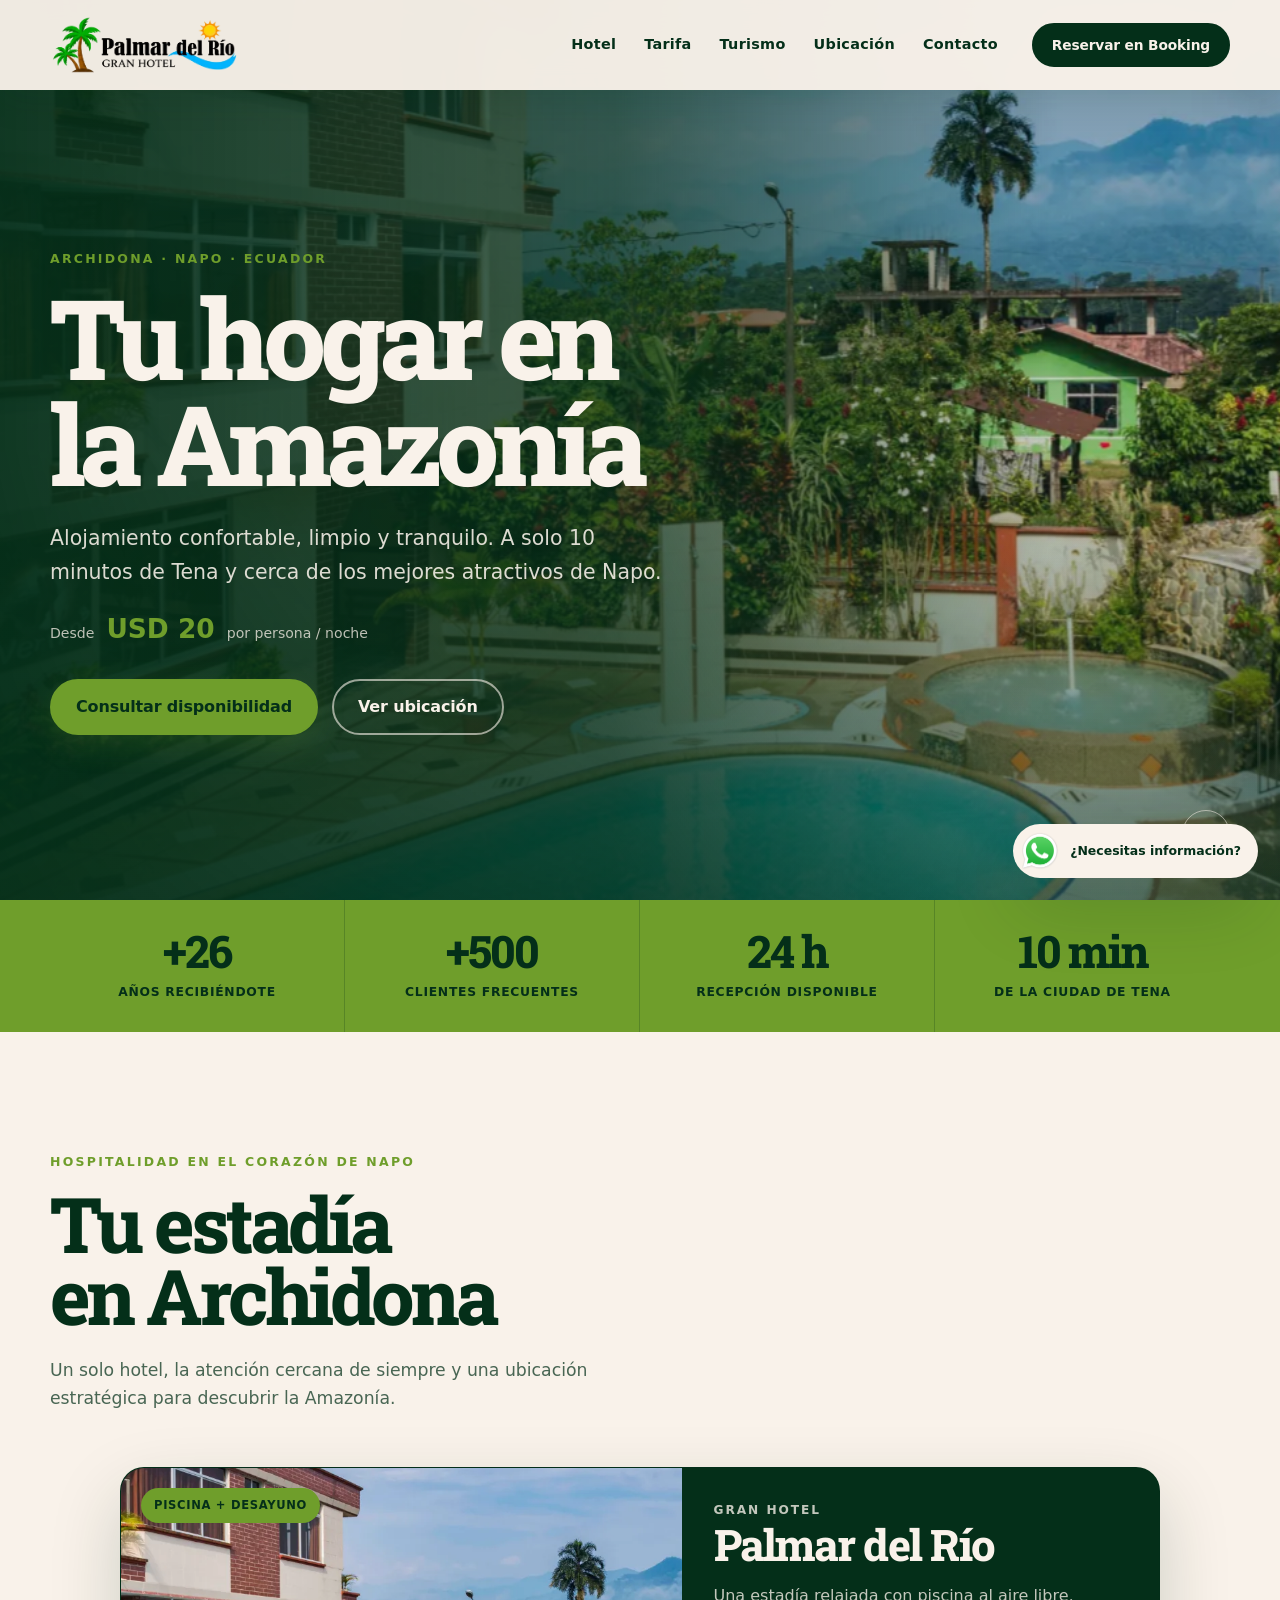
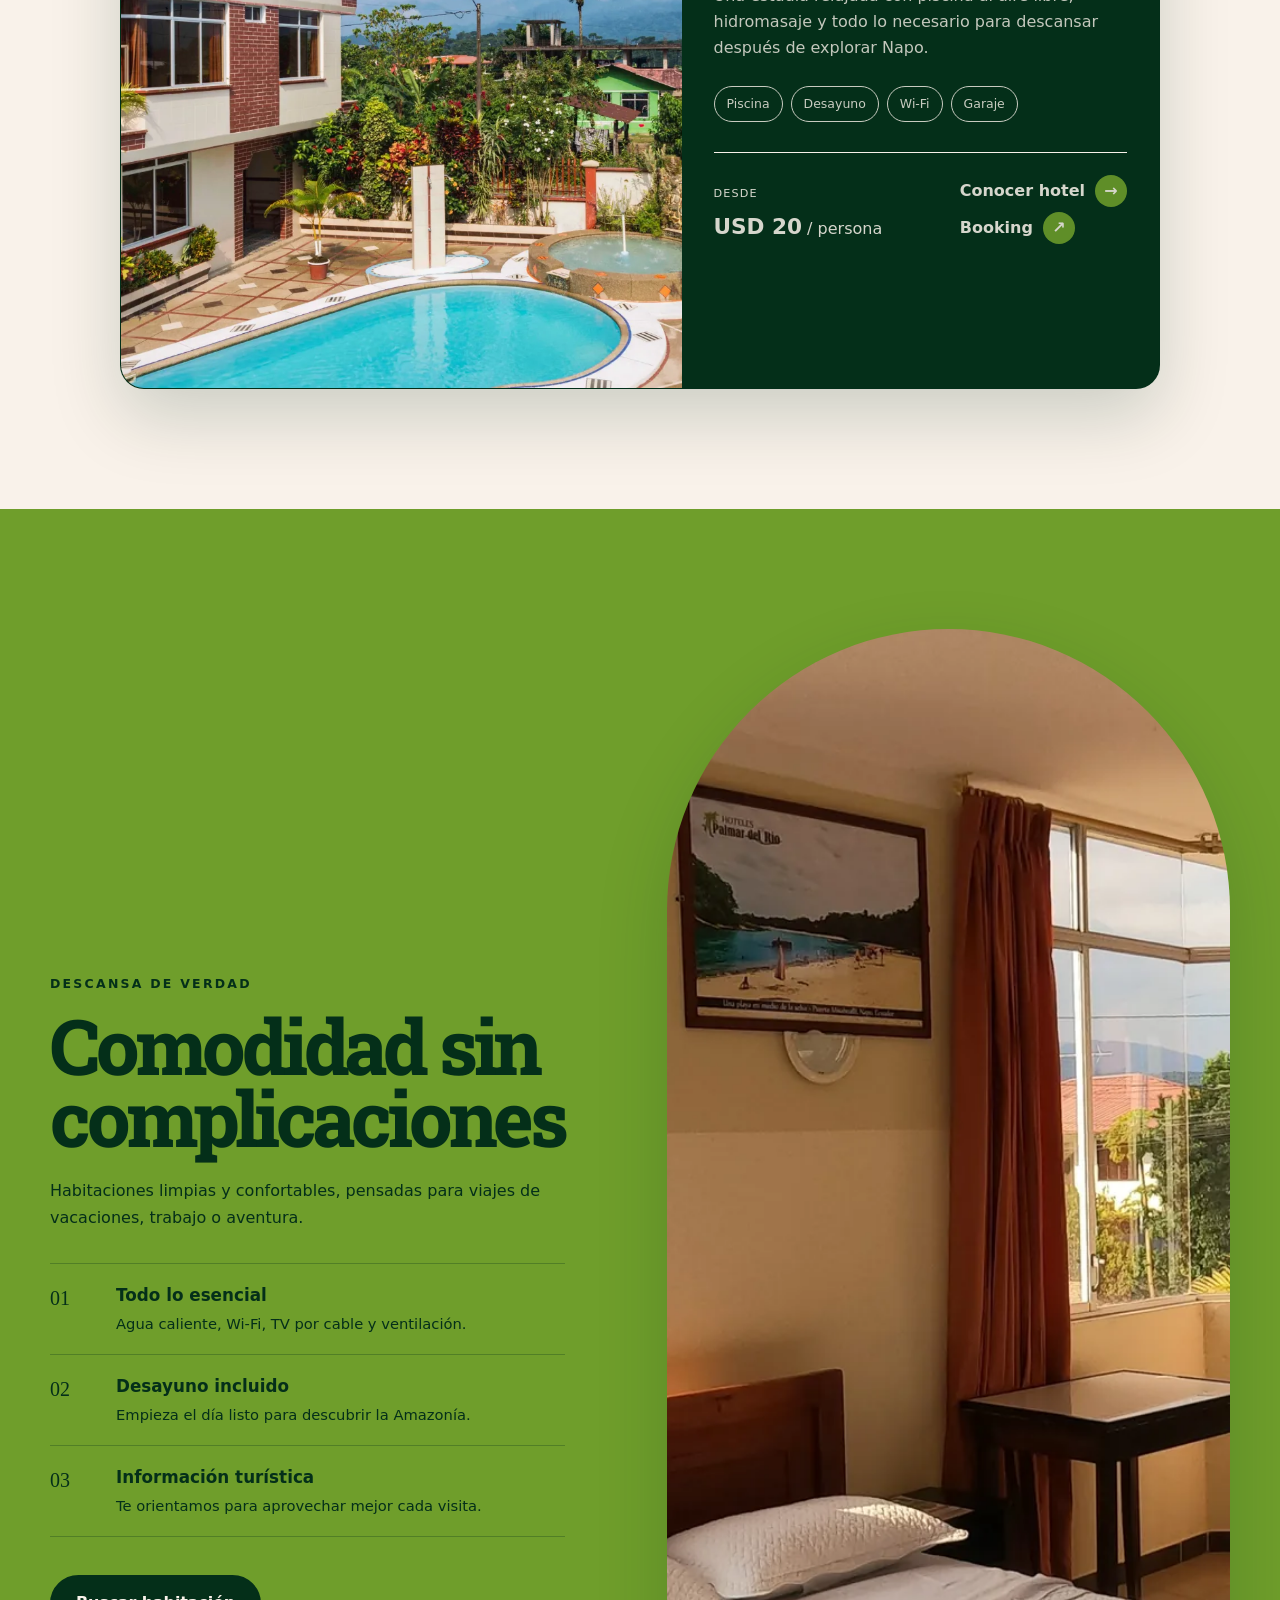
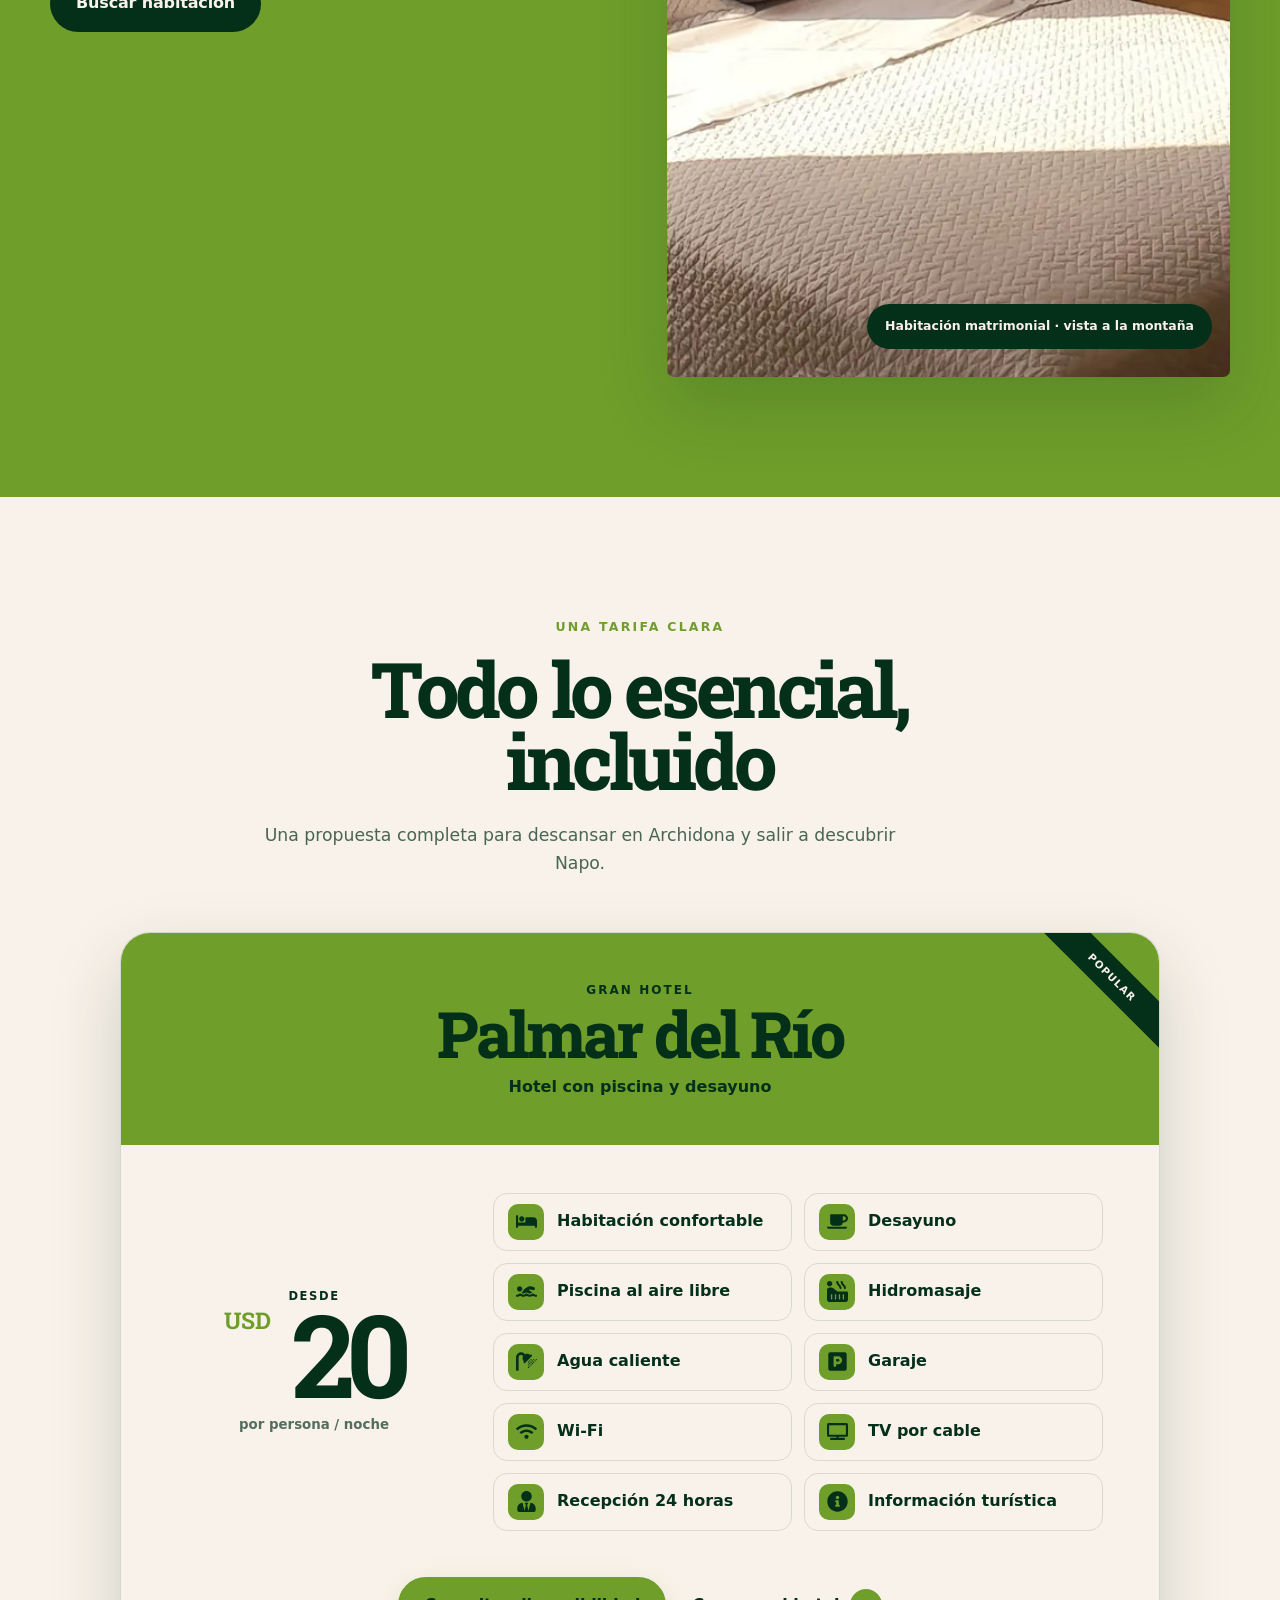
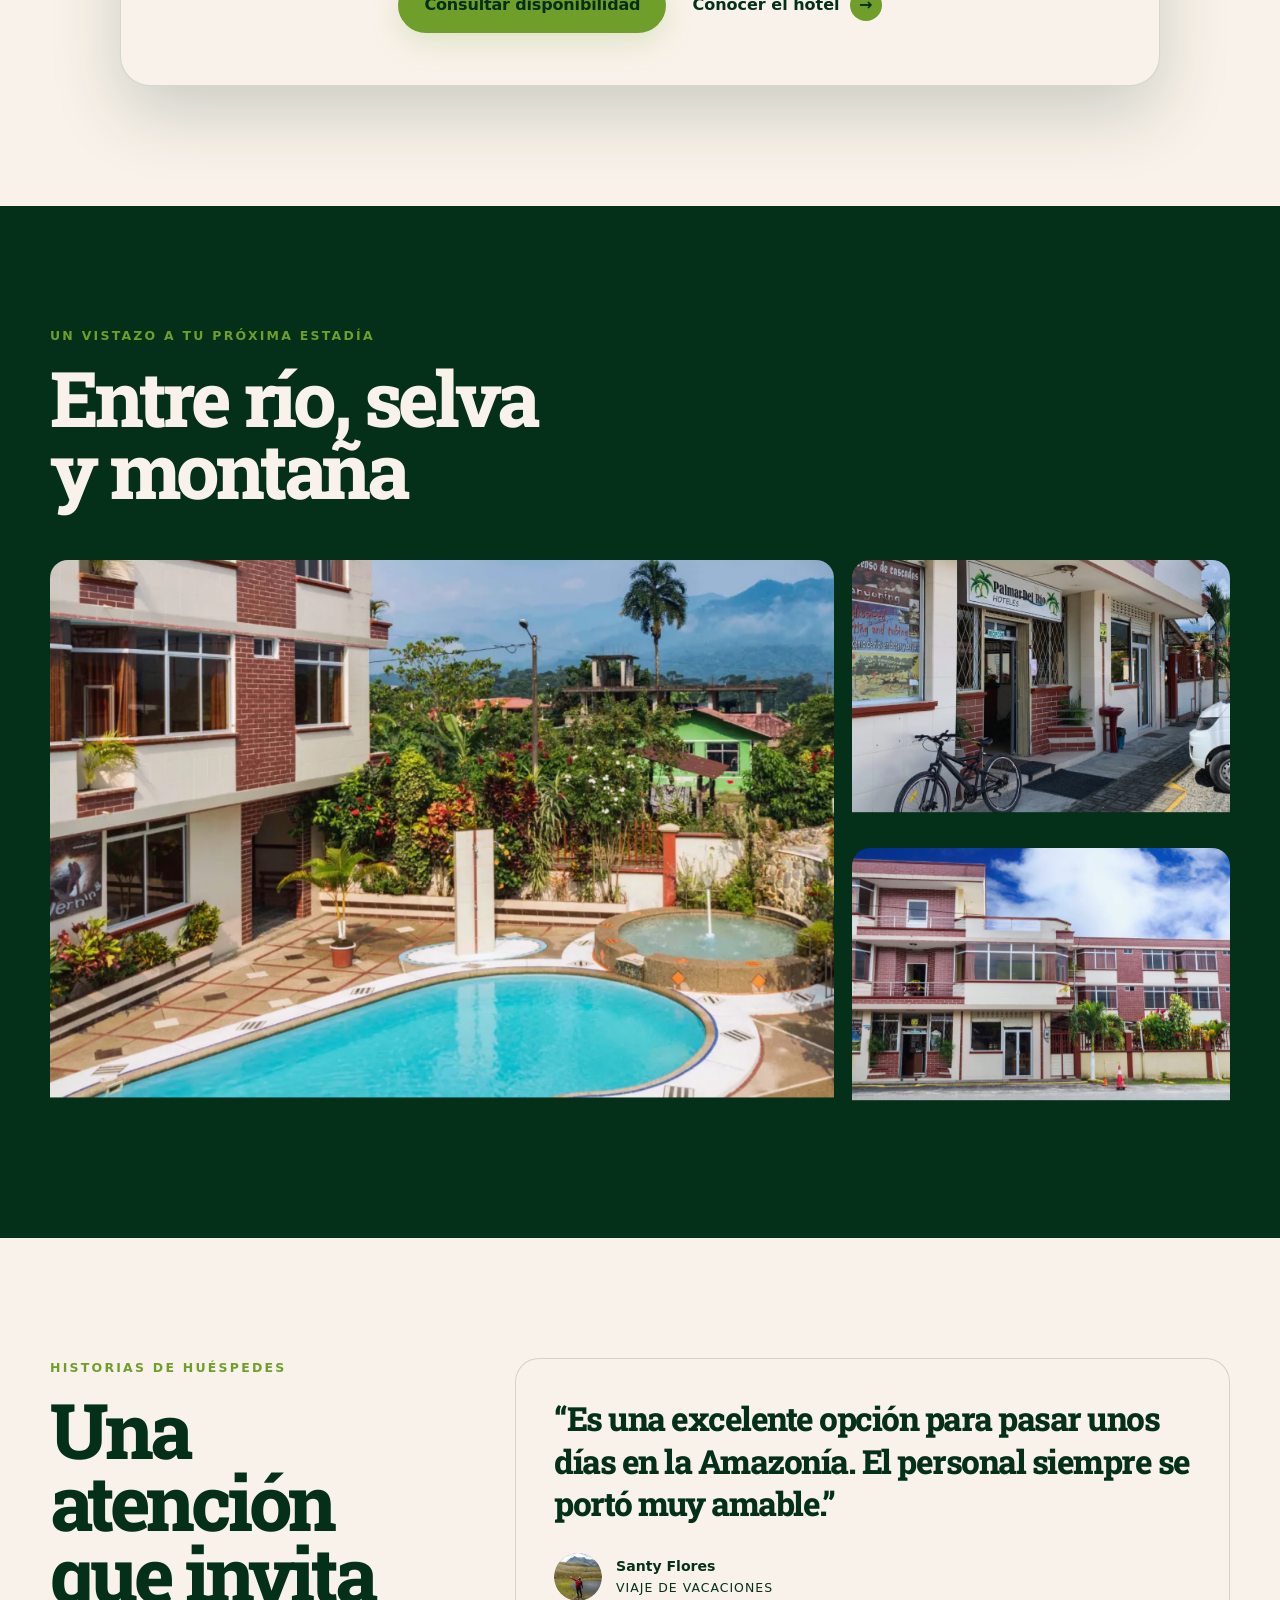
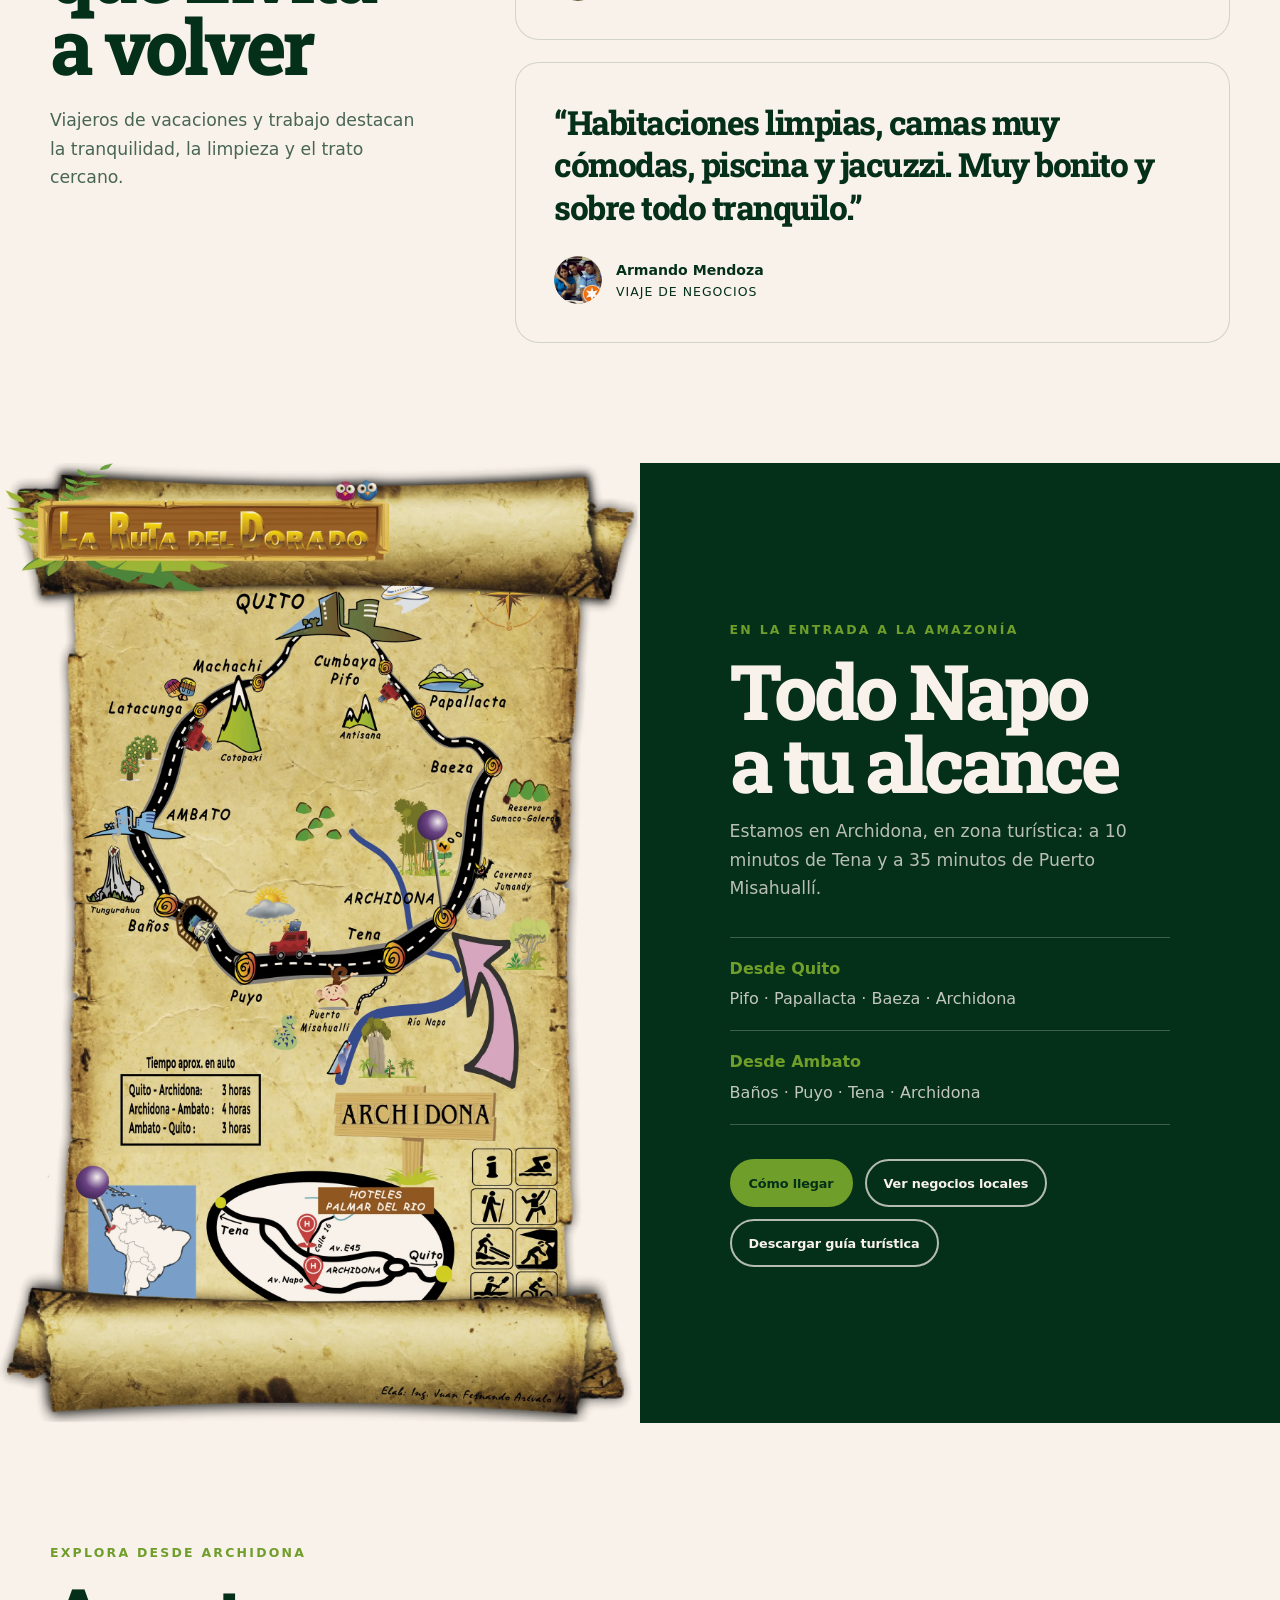
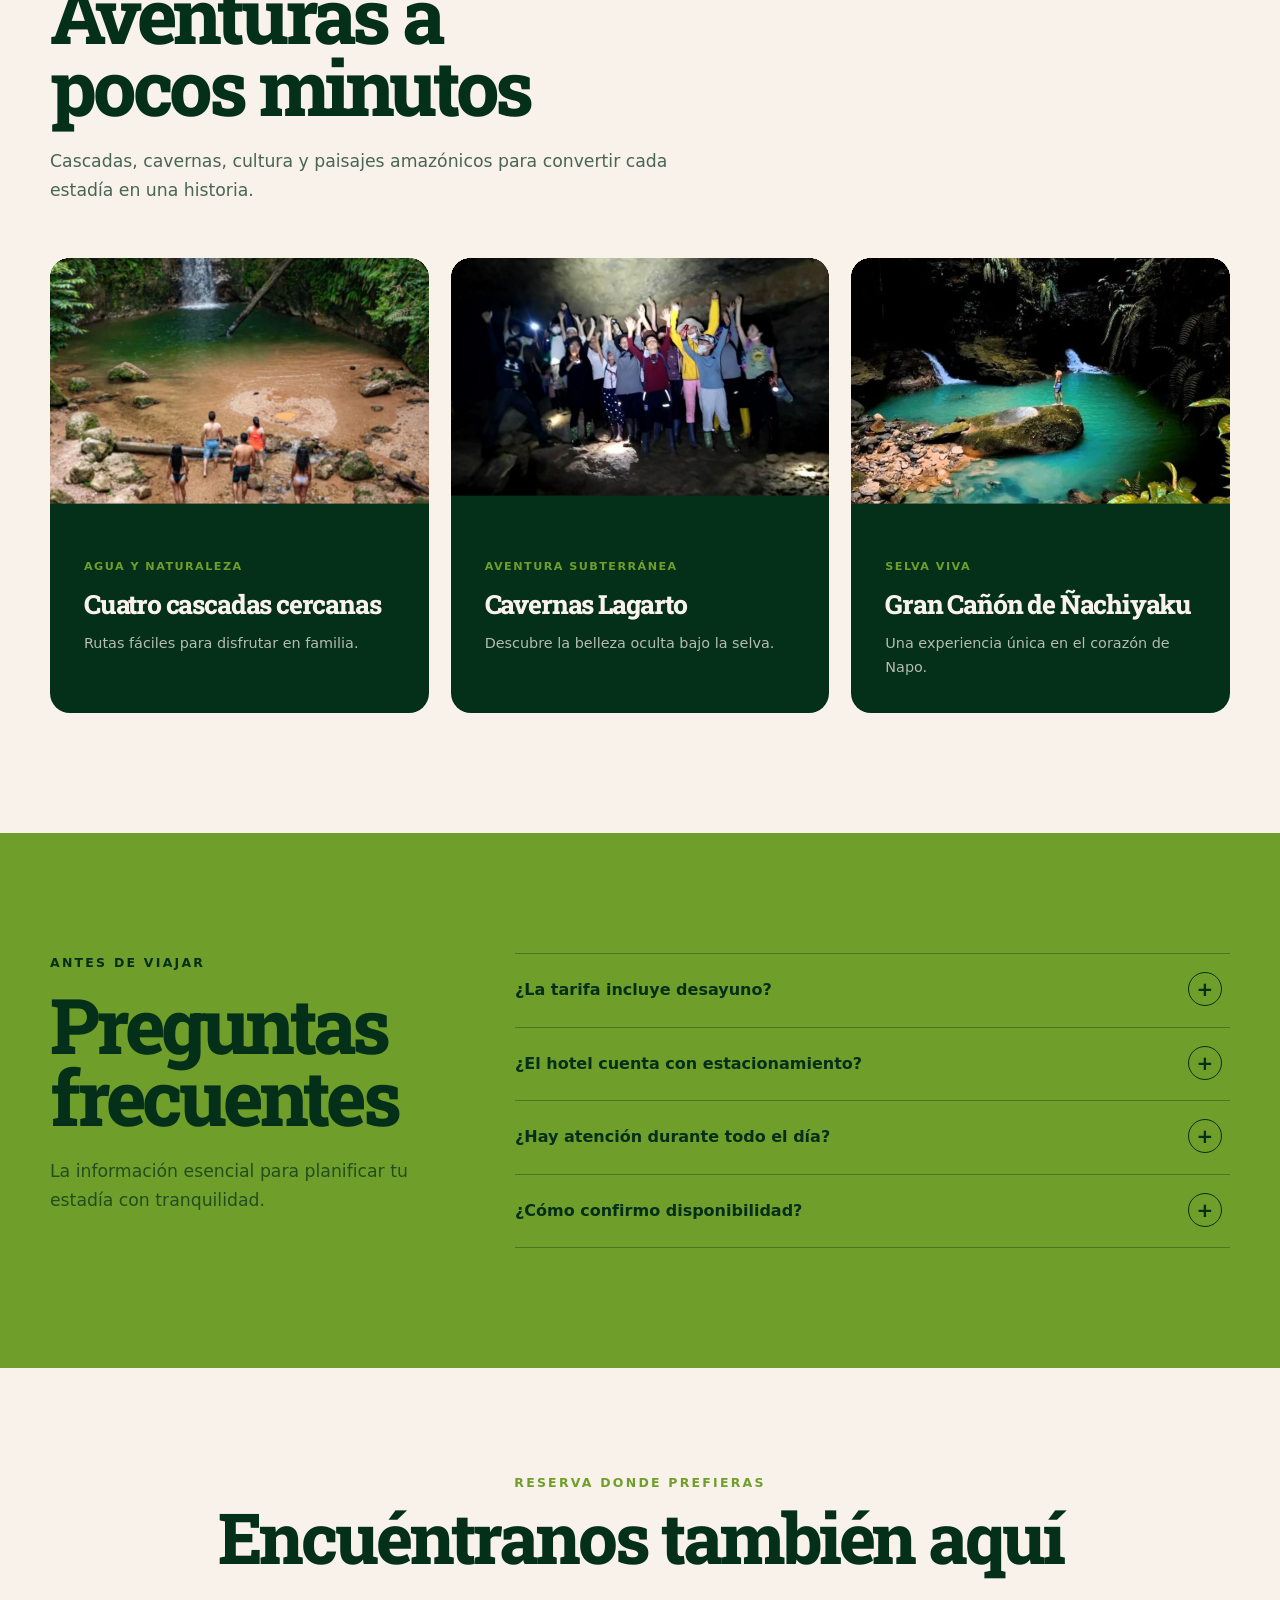
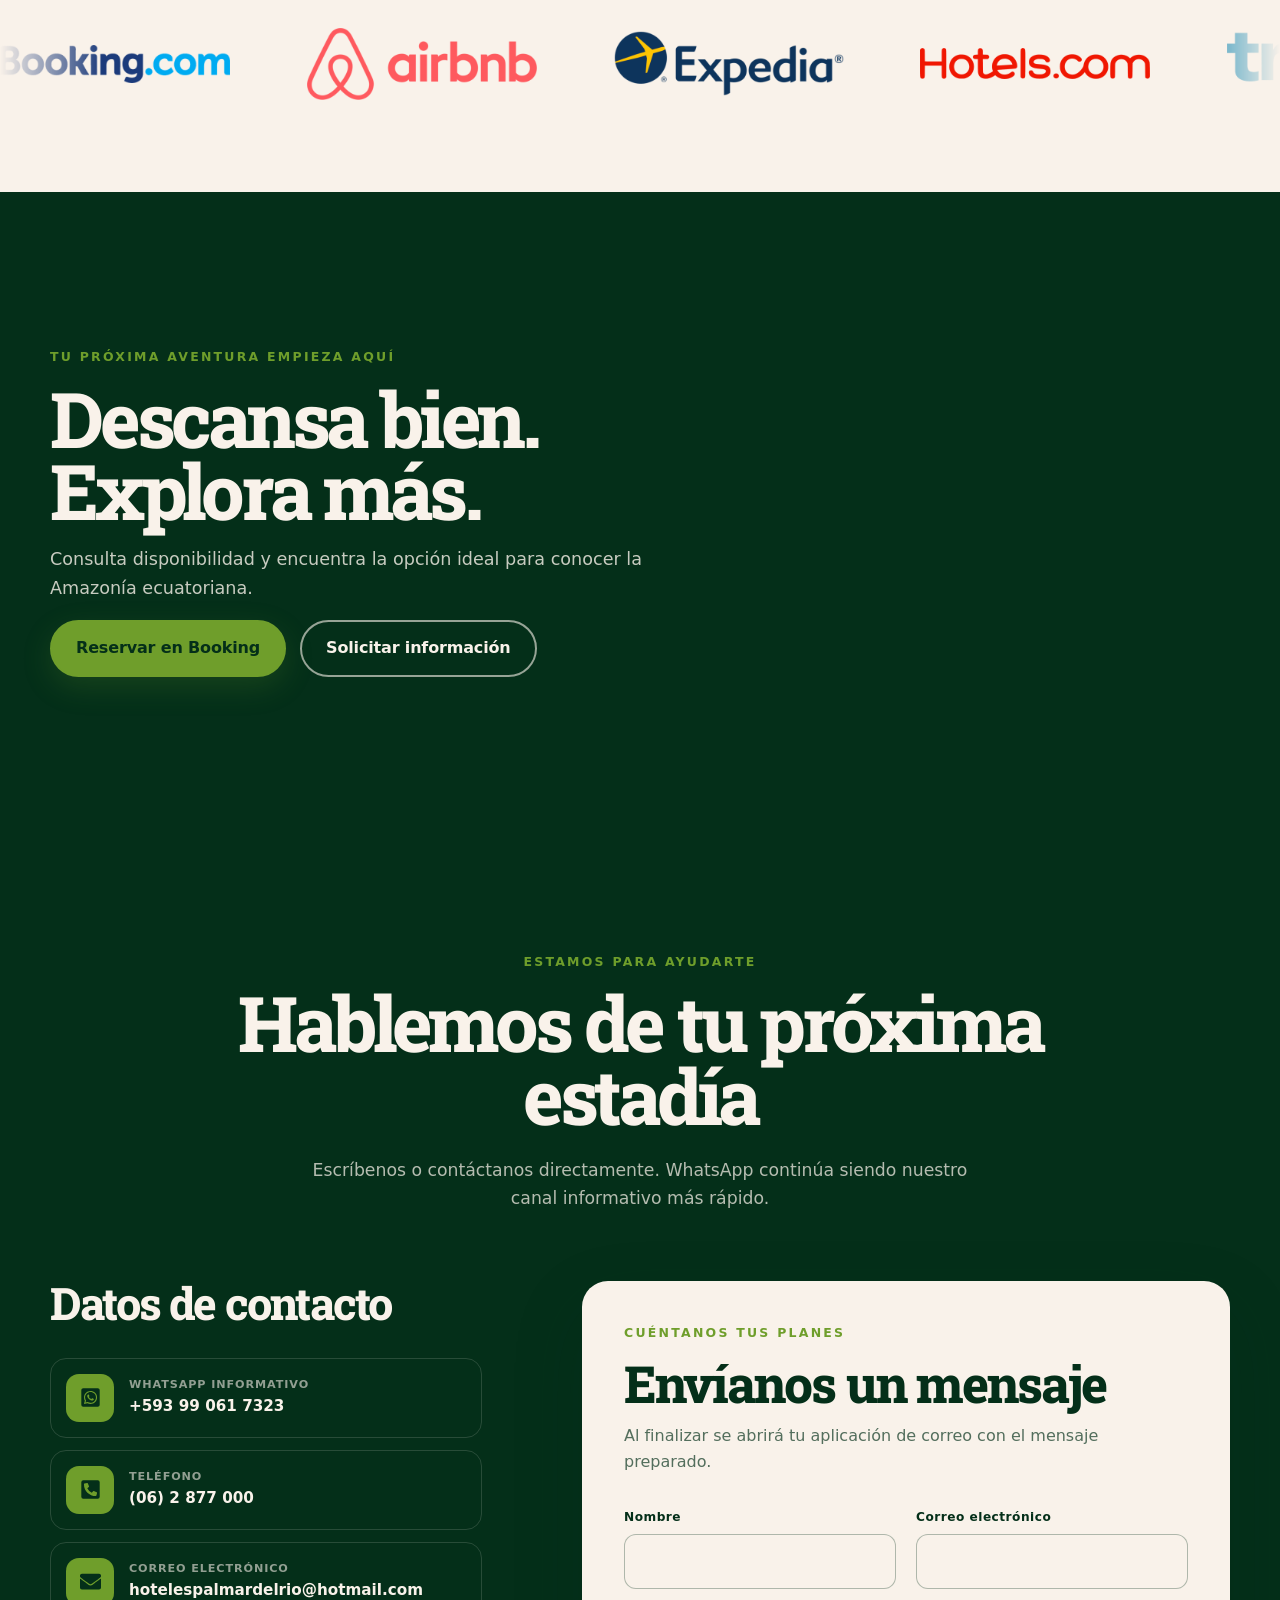
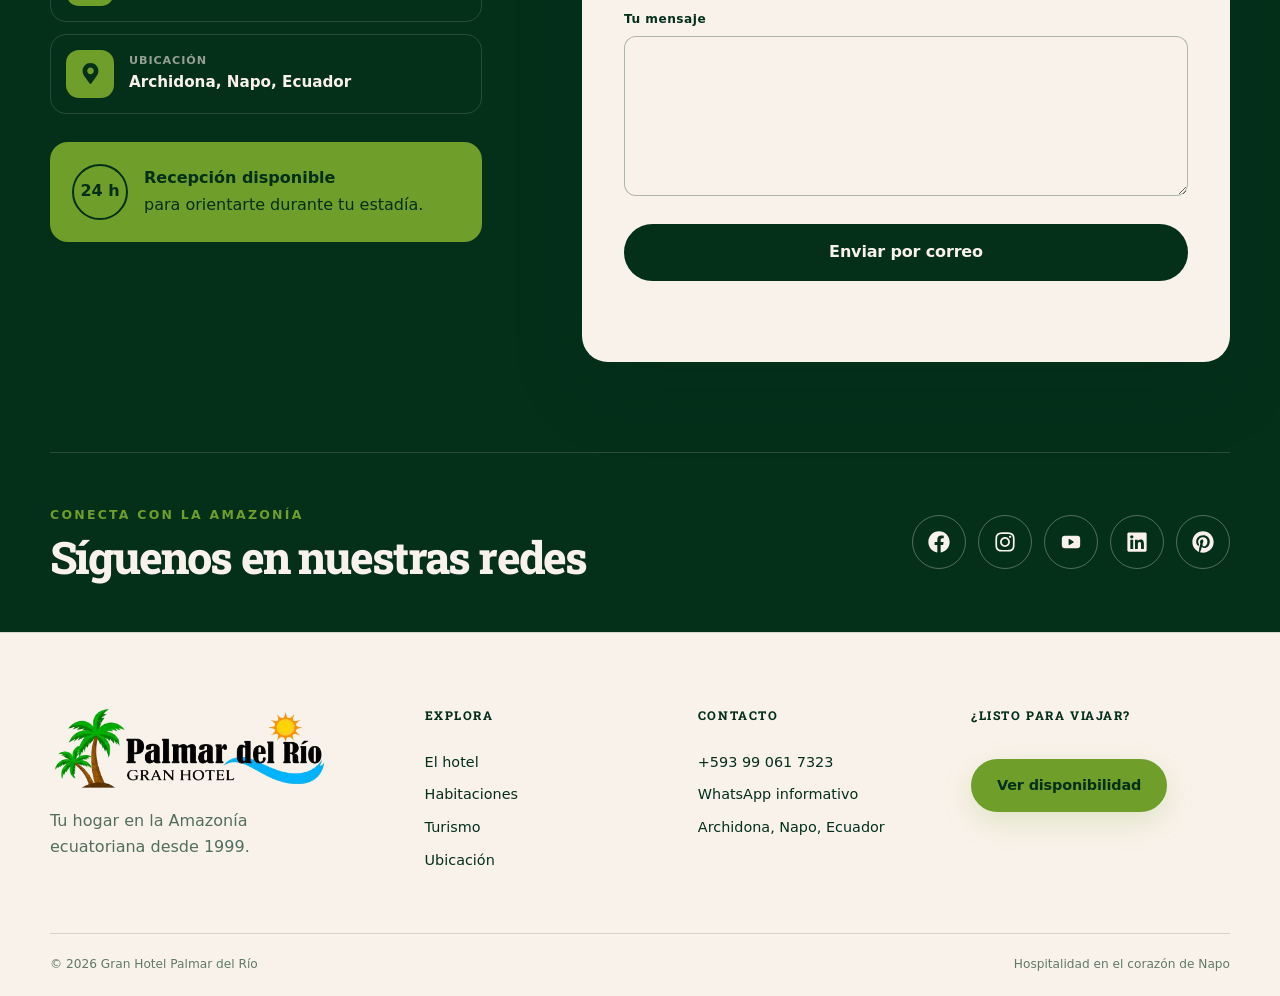
<file: index.html>
<!doctype html>
<html lang="es">
<head>
  <meta charset="utf-8">
  <script>document.documentElement.classList.add('js')</script>
  <meta name="viewport" content="width=device-width, initial-scale=1">
  <meta name="theme-color" content="#042F19">
  <meta name="description" content="Gran Hotel Palmar del Río en Archidona, Napo. Alojamiento confortable con piscina y desayuno, a solo 10 minutos de Tena.">
  <meta property="og:title" content="Gran Hotel Palmar del Río | Tu hogar en la Amazonía">
  <meta property="og:description" content="Descansa en Archidona, cerca de los mejores atractivos de Napo. Habitaciones desde USD 20 por persona y noche.">
  <meta property="og:type" content="website">
  <meta property="og:url" content="https://www.hotelpalmardelrio.com/">
  <meta property="og:locale" content="es_EC">
  <meta property="og:image" content="images/optimized/4-1.webp">
  <meta name="twitter:card" content="summary_large_image">
  <link rel="icon" href="images/brand/icono-oficial-gran-hotel-palmar-del-rio.png" sizes="512x512">
  <link rel="apple-touch-icon" href="images/brand/icono-oficial-gran-hotel-palmar-del-rio.png">
  <link rel="canonical" href="https://www.hotelpalmardelrio.com/">
  <link rel="stylesheet" href="styles.css">
  <title>Gran Hotel Palmar del Río | Alojamiento en Archidona, Napo</title>
  <script type="application/ld+json">
  {
    "@context": "https://schema.org",
    "@type": "Hotel",
    "name": "Gran Hotel Palmar del Río",
    "description": "Alojamiento confortable, limpio y tranquilo en Archidona, Napo, a 10 minutos de Tena.",
    "url": "https://www.hotelpalmardelrio.com/",
    "telephone": "+593990617323",
    "image": "https://www.hotelpalmardelrio.com/images/brand/logo-oficial-gran-hotel-palmar-del-rio.png",
    "address": {"@type": "PostalAddress", "addressLocality": "Archidona", "addressRegion": "Napo", "addressCountry": "EC"},
    "amenityFeature": [
      {"@type": "LocationFeatureSpecification", "name": "Piscina", "value": true},
      {"@type": "LocationFeatureSpecification", "name": "Desayuno", "value": true},
      {"@type": "LocationFeatureSpecification", "name": "Wi-Fi", "value": true},
      {"@type": "LocationFeatureSpecification", "name": "Estacionamiento", "value": true}
    ],
    "priceRange": "Desde USD 20 por persona / noche"
  }
  </script>
</head>
<body>
  <a class="skip-link" href="#contenido">Saltar al contenido</a>
  <header class="site-header" data-header>
    <div class="shell header-inner">
      <a class="brand" href="#inicio" aria-label="Gran Hotel Palmar del Río, inicio">
        <img src="images/brand/logo-oficial-gran-hotel-palmar-del-rio.png" alt="Gran Hotel Palmar del Río" width="929" height="290">
      </a>
      <button class="menu-toggle" type="button" aria-expanded="false" aria-controls="menu-principal" data-menu-toggle>
        <span class="menu-toggle-label">Menú</span><span class="menu-lines" aria-hidden="true"><i></i><i></i></span>
      </button>
      <nav id="menu-principal" class="main-nav" aria-label="Navegación principal" data-menu>
        <a href="#hotel">Hotel</a><a href="#tarifa">Tarifa</a><a href="turismo.html">Turismo</a><a href="#ubicacion">Ubicación</a><a href="#contacto">Contacto</a>
      </nav>
      <a class="button button-small header-booking" href="https://www.booking.com/hotel/ec/palmar-del-rio-gran.es-mx.html" target="_blank" rel="nofollow noreferrer" data-booking="gran">Reservar en Booking</a>
    </div>
  </header>

  <main id="contenido">
    <section id="inicio" class="hero" aria-labelledby="hero-title">
      <img class="hero-image" src="images/optimized/4-1.webp" alt="Piscina del Gran Hotel Palmar del Río con vista a las montañas de Napo" width="1366" height="768" fetchpriority="high" data-parallax="76">
      <div class="hero-shade" aria-hidden="true"></div>
      <div class="shell hero-content">
        <p class="eyebrow">Archidona · Napo · Ecuador</p>
        <h1 id="hero-title">Tu hogar en<br>la Amazonía</h1>
        <p class="hero-copy">Alojamiento confortable, limpio y tranquilo. A solo 10 minutos de Tena y cerca de los mejores atractivos de Napo.</p>
        <div class="hero-price" aria-label="Tarifa desde veinte dólares por persona y noche"><span>Desde</span><strong>USD 20</strong><span>por persona / noche</span></div>
        <div class="hero-actions">
          <a class="button" href="https://www.booking.com/hotel/ec/palmar-del-rio-gran.es-mx.html" target="_blank" rel="nofollow noreferrer" data-booking="gran">Consultar disponibilidad</a>
          <a class="button button-ghost" href="https://www.google.com/maps/place/GRAN+HOTEL+Palmar+del+R%C3%ADo/@-0.9138017,-77.8132827,17z/data=!4m13!1m2!2m1!1sgrand+hotel+palmar+del+rio!3m9!1s0x91d6a24894e6cb7d:0x649dd06b442ee089!5m2!4m1!1i2!8m2!3d-0.9137894!4d-77.8109125!15sChpncmFuZCBob3RlbCBwYWxtYXIgZGVsIHJpb5IBBWhvdGVs4AEA!16s%2Fg%2F1hhxr6qwh?entry=ttu" target="_blank" rel="noopener noreferrer" data-directions>Ver ubicación</a>
        </div>
      </div>
      <a class="scroll-cue" href="#confianza" aria-label="Descubrir más"><span>Descubre</span><i aria-hidden="true"></i></a>
    </section>

    <section id="confianza" class="trust-strip" aria-label="Razones para elegir Palmar del Río">
      <div class="shell trust-grid">
        <div><strong>+26</strong><span>años recibiéndote</span></div><div><strong>+500</strong><span>clientes frecuentes</span></div><div><strong>24 h</strong><span>recepción disponible</span></div><div><strong>10 min</strong><span>de la ciudad de Tena</span></div>
      </div>
    </section>

    <section id="hotel" class="section hotels-section">
      <div class="shell">
        <div class="section-heading reveal"><p class="eyebrow">Hospitalidad en el corazón de Napo</p><h2>Tu estadía en Archidona</h2><p>Un solo hotel, la atención cercana de siempre y una ubicación estratégica para descubrir la Amazonía.</p></div>
        <div class="hotel-grid hotel-grid-single">
          <article class="hotel-card hotel-card-featured reveal">
            <div class="hotel-media"><img src="images/optimized/4-1.webp" alt="Piscina y áreas exteriores del Gran Hotel Palmar del Río" width="1366" height="768" loading="lazy"><span class="hotel-tag">Piscina + desayuno</span></div>
            <div class="hotel-body"><p class="card-kicker">Gran Hotel</p><h3>Palmar del Río</h3><p>Una estadía relajada con piscina al aire libre, hidromasaje y todo lo necesario para descansar después de explorar Napo.</p>
              <ul class="amenities" aria-label="Servicios destacados"><li>Piscina</li><li>Desayuno</li><li>Wi-Fi</li><li>Garaje</li></ul>
              <div class="card-footer"><span><small>Desde</small><b>USD 20</b> / persona</span><span class="card-links"><a class="text-link" href="gran-hotel.html">Conocer hotel <i aria-hidden="true">→</i></a><a class="text-link" href="https://www.booking.com/hotel/ec/palmar-del-rio-gran.es-mx.html" target="_blank" rel="nofollow noreferrer" data-booking="gran">Booking <i aria-hidden="true">↗</i></a></span></div>
            </div>
          </article>
        </div>
      </div>
    </section>

    <section id="habitaciones" class="section room-section">
      <div class="shell room-layout">
        <div class="room-copy reveal"><p class="eyebrow">Descansa de verdad</p><h2>Comodidad sin complicaciones</h2><p>Habitaciones limpias y confortables, pensadas para viajes de vacaciones, trabajo o aventura.</p>
          <ul class="feature-list">
            <li><span aria-hidden="true">01</span><div><strong>Todo lo esencial</strong><p>Agua caliente, Wi-Fi, TV por cable y ventilación.</p></div></li>
            <li><span aria-hidden="true">02</span><div><strong>Desayuno incluido</strong><p>Empieza el día listo para descubrir la Amazonía.</p></div></li>
            <li><span aria-hidden="true">03</span><div><strong>Información turística</strong><p>Te orientamos para aprovechar mejor cada visita.</p></div></li>
          </ul>
          <a class="button button-dark" href="https://www.booking.com/hotel/ec/palmar-del-rio-gran.es-mx.html" target="_blank" rel="nofollow noreferrer" data-booking="gran">Buscar habitación</a>
        </div>
        <figure class="room-figure reveal"><img src="images/optimized/habitacion-matrimonial-scaled.webp" alt="Habitación matrimonial de Palmar del Río iluminada por el sol" width="1800" height="1348" loading="lazy" data-parallax="46"><figcaption>Habitación matrimonial · vista a la montaña</figcaption></figure>
      </div>
    </section>

    <section id="tarifa" class="section pricing-section" aria-labelledby="pricing-title">
      <div class="shell">
        <div class="section-heading pricing-heading reveal"><p class="eyebrow">Una tarifa clara</p><h2 id="pricing-title">Todo lo esencial, incluido</h2><p>Una propuesta completa para descansar en Archidona y salir a descubrir Napo.</p></div>
        <article class="pricing-card reveal">
          <div class="pricing-card-head"><p>Gran Hotel</p><h3>Palmar del Río</h3><span>Hotel con piscina y desayuno</span><strong class="popular-ribbon">Popular</strong></div>
          <div class="pricing-card-body">
            <div class="price-lockup" aria-label="Desde veinte dólares por persona y noche"><span>Desde</span><strong><sup>USD</sup> 20</strong><small>por persona / noche</small></div>
            <ul class="pricing-features" aria-label="Servicios incluidos">
              <li><span class="pricing-icon" aria-hidden="true"><svg viewBox="0 0 640 512"><path d="M176 256c44.11 0 80-35.89 80-80s-35.89-80-80-80-80 35.89-80 80 35.89 80 80 80zm352-128H304c-8.84 0-16 7.16-16 16v144H64V80c0-8.84-7.16-16-16-16H16C7.16 64 0 71.16 0 80v352c0 8.84 7.16 16 16 16h32c8.84 0 16-7.16 16-16v-48h512v48c0 8.84 7.16 16 16 16h32c8.84 0 16-7.16 16-16V240c0-61.86-50.14-112-112-112z"/></svg></span><span>Habitación confortable</span></li>
              <li><span class="pricing-icon" aria-hidden="true"><svg viewBox="0 0 640 512"><path d="M192 384h192c53 0 96-43 96-96h32c70.6 0 128-57.4 128-128S582.6 32 512 32H120c-13.3 0-24 10.7-24 24v232c0 53 43 96 96 96zM512 96c35.3 0 64 28.7 64 64s-28.7 64-64 64h-32V96h32zm47.7 384H48.3c-47.6 0-61-64-36-64h583.3c25 0 11.8 64-35.9 64z"/></svg></span><span>Desayuno</span></li>
              <li><span class="pricing-icon" aria-hidden="true"><svg viewBox="0 0 640 512"><path d="M189.61 310.58c3.54 3.26 15.27 9.42 34.39 9.42s30.86-6.16 34.39-9.42c16.02-14.77 34.5-22.58 53.46-22.58h16.3c18.96 0 37.45 7.81 53.46 22.58 3.54 3.26 15.27 9.42 34.39 9.42s30.86-6.16 34.39-9.42c14.86-13.71 31.88-21.12 49.39-22.16l-112.84-80.6 18-12.86c3.64-2.58 8.28-3.52 12.62-2.61l100.35 21.53c25.91 5.53 51.44-10.97 57-36.88 5.55-25.92-10.95-51.44-36.88-57L437.68 98.47c-30.73-6.58-63.02.12-88.56 18.38l-80.02 57.17c-10.38 7.39-19.36 16.44-26.72 26.94L173.75 299c5.47 3.23 10.82 6.93 15.86 11.58zM624 352h-16c-26.04 0-45.8-8.42-56.09-17.9-8.9-8.21-19.66-14.1-31.77-14.1h-16.3c-12.11 0-22.87 5.89-31.77 14.1C461.8 343.58 442.04 352 416 352s-45.8-8.42-56.09-17.9c-8.9-8.21-19.66-14.1-31.77-14.1h-16.3c-12.11 0-22.87 5.89-31.77 14.1C269.8 343.58 250.04 352 224 352s-45.8-8.42-56.09-17.9c-8.9-8.21-19.66-14.1-31.77-14.1h-16.3c-12.11 0-22.87 5.89-31.77 14.1C77.8 343.58 58.04 352 32 352H16c-8.84 0-16 7.16-16 16v32c0 8.84 7.16 16 16 16h16c38.62 0 72.72-12.19 96-31.84 23.28 19.66 57.38 31.84 96 31.84s72.72-12.19 96-31.84c23.28 19.66 57.38 31.84 96 31.84s72.72-12.19 96-31.84c23.28 19.66 57.38 31.84 96 31.84h16c8.84 0 16-7.16 16-16v-32c0-8.84-7.16-16-16-16zm-512-96c44.18 0 80-35.82 80-80s-35.82-80-80-80-80 35.82-80 80 35.82 80 80 80z"/></svg></span><span>Piscina al aire libre</span></li>
              <li><span class="pricing-icon" aria-hidden="true"><svg viewBox="0 0 512 512"><path d="M414.21 177.65c1.02 8.21 7.75 14.35 15.75 14.35h16.12c9.51 0 17.08-8.57 16-18.35-4.34-39.11-22.4-74.53-50.13-97.16-17.37-14.17-28.82-36.75-31.98-62.15C378.96 6.14 372.22 0 364.23 0h-16.12c-9.51 0-17.09 8.57-16 18.35 4.34 39.11 22.4 74.53 50.13 97.16 17.36 14.17 28.82 36.75 31.97 62.14zm-108 0c1.02 8.21 7.75 14.35 15.75 14.35h16.12c9.51 0 17.08-8.57 16-18.35-4.34-39.11-22.4-74.53-50.13-97.16-17.37-14.17-28.82-36.75-31.98-62.15C270.96 6.14 264.22 0 256.23 0h-16.12c-9.51 0-17.09 8.57-16 18.35 4.34 39.11 22.4 74.53 50.13 97.16 17.36 14.17 28.82 36.75 31.97 62.14zM480 256H256l-110.93-83.2a63.99 63.99 0 0 0-38.4-12.8H64c-35.35 0-64 28.65-64 64v224c0 35.35 28.65 64 64 64h384c35.35 0 64-28.65 64-64V288c0-17.67-14.33-32-32-32zM128 440c0 4.42-3.58 8-8 8h-16c-4.42 0-8-3.58-8-8V328c0-4.42 3.58-8 8-8h16c4.42 0 8 3.58 8 8v112zm96 0c0 4.42-3.58 8-8 8h-16c-4.42 0-8-3.58-8-8V328c0-4.42 3.58-8 8-8h16c4.42 0 8 3.58 8 8v112zm96 0c0 4.42-3.58 8-8 8h-16c-4.42 0-8-3.58-8-8V328c0-4.42 3.58-8 8-8h16c4.42 0 8 3.58 8 8v112zm96 0c0 4.42-3.58 8-8 8h-16c-4.42 0-8-3.58-8-8V328c0-4.42 3.58-8 8-8h16c4.42 0 8 3.58 8 8v112zM64 128c35.35 0 64-28.65 64-64S99.35 0 64 0 0 28.65 0 64s28.65 64 64 64z"/></svg></span><span>Hidromasaje</span></li>
              <li><span class="pricing-icon" aria-hidden="true"><svg viewBox="0 0 512 512"><path d="M304 320a16 16 0 1 0 16 16 16 16 0 0 0-16-16zm32-96a16 16 0 1 0 16 16 16 16 0 0 0-16-16zm32 64a16 16 0 1 0-16-16 16 16 0 0 0 16 16zm-32 32a16 16 0 1 0-16-16 16 16 0 0 0 16 16zm-32-64a16 16 0 1 0 16 16 16 16 0 0 0-16-16zm128-32a16 16 0 1 0-16-16 16 16 0 0 0 16 16zm-48 16a16 16 0 1 0 16-16 16 16 0 0 0-16 16zm-16-48a16 16 0 1 0 16 16 16 16 0 0 0-16-16zm96 32a16 16 0 1 0 16 16 16 16 0 0 0-16-16zm32-32a16 16 0 1 0 16 16 16 16 0 0 0-16-16zm-64 64a16 16 0 1 0 16 16 16 16 0 0 0-16-16zm-32 32a16 16 0 1 0 16 16 16 16 0 0 0-16-16zm-64 64a16 16 0 1 0 16 16 16 16 0 0 0-16-16zm-32 32a16 16 0 1 0 16 16 16 16 0 0 0-16-16zm64-64a16 16 0 1 0 16 16 16 16 0 0 0-16-16zm21.65-218.35-11.3-11.31a16 16 0 0 0-22.63 0L350.05 96A111.19 111.19 0 0 0 272 64c-19.24 0-37.08 5.3-52.9 13.85l-10-10A121.72 121.72 0 0 0 123.44 32C55.49 31.5 0 92.91 0 160.85V464a16 16 0 0 0 16 16h32a16 16 0 0 0 16-16V158.4c0-30.15 21-58.2 51-61.93a58.38 58.38 0 0 1 48.93 16.67l10 10C165.3 138.92 160 156.76 160 176a111.23 111.23 0 0 0 32 78.05l-5.66 5.67a16 16 0 0 0 0 22.62l11.3 11.31a16 16 0 0 0 22.63 0l169.38-169.37a16 16 0 0 0 0-22.63z"/></svg></span><span>Agua caliente</span></li>
              <li><span class="pricing-icon" aria-hidden="true"><svg viewBox="0 0 448 512"><path d="M400 32H48C21.5 32 0 53.5 0 80v352c0 26.5 21.5 48 48 48h352c26.5 0 48-21.5 48-48V80c0-26.5-21.5-48-48-48zM240 320h-48v48c0 8.8-7.2 16-16 16h-32c-8.8 0-16-7.2-16-16V144c0-8.8 7.2-16 16-16h96c52.9 0 96 43.1 96 96s-43.1 96-96 96zm0-128h-48v64h48c17.6 0 32-14.4 32-32s-14.4-32-32-32z"/></svg></span><span>Garaje</span></li>
              <li><span class="pricing-icon" aria-hidden="true"><svg viewBox="0 0 640 512"><path d="M634.91 154.88C457.74-8.99 182.19-8.93 5.09 154.88c-6.66 6.16-6.79 16.59-.35 22.98l34.24 33.97c6.14 6.1 16.02 6.23 22.4.38 145.92-133.68 371.3-133.71 517.25 0 6.38 5.85 16.26 5.71 22.4-.38l34.24-33.97c6.43-6.39 6.3-16.82-.36-22.98zM320 352c-35.35 0-64 28.65-64 64s28.65 64 64 64 64-28.65 64-64-28.65-64-64-64zm202.67-83.59c-115.26-101.93-290.21-101.82-405.34 0-6.9 6.1-7.12 16.69-.57 23.15l34.44 33.99c6 5.92 15.66 6.32 22.05.8 83.95-72.57 209.74-72.41 293.49 0 6.39 5.52 16.05 5.13 22.05-.8l34.44-33.99c6.56-6.46 6.33-17.06-.56-23.15z"/></svg></span><span>Wi-Fi</span></li>
              <li><span class="pricing-icon" aria-hidden="true"><svg viewBox="0 0 640 512"><path d="M592 0H48A48 48 0 0 0 0 48v320a48 48 0 0 0 48 48h240v32H112a16 16 0 0 0-16 16v32a16 16 0 0 0 16 16h416a16 16 0 0 0 16-16v-32a16 16 0 0 0-16-16H352v-32h240a48 48 0 0 0 48-48V48a48 48 0 0 0-48-48zm-16 352H64V64h512z"/></svg></span><span>TV por cable</span></li>
              <li><span class="pricing-icon" aria-hidden="true"><svg viewBox="0 0 448 512"><path d="M224 256c70.7 0 128-57.3 128-128S294.7 0 224 0 96 57.3 96 128s57.3 128 128 128zm95.8 32.6L272 480l-32-136 32-56h-96l32 56-32 136-47.8-191.4C56.9 292 0 350.3 0 422.4V464c0 26.5 21.5 48 48 48h352c26.5 0 48-21.5 48-48v-41.6c0-72.1-56.9-130.4-128.2-133.8z"/></svg></span><span>Recepción 24 horas</span></li>
              <li><span class="pricing-icon" aria-hidden="true"><svg viewBox="0 0 512 512"><path d="M256 8C119.043 8 8 119.083 8 256c0 136.997 111.043 248 248 248s248-111.003 248-248C504 119.083 392.957 8 256 8zm0 110c23.196 0 42 18.804 42 42s-18.804 42-42 42-42-18.804-42-42 18.804-42 42-42zm56 254c0 6.627-5.373 12-12 12h-88c-6.627 0-12-5.373-12-12v-24c0-6.627 5.373-12 12-12h12v-64h-12c-6.627 0-12-5.373-12-12v-24c0-6.627 5.373-12 12-12h64c6.627 0 12 5.373 12 12v100h12c6.627 0 12 5.373 12 12v24z"/></svg></span><span>Información turística</span></li>
            </ul>
            <div class="pricing-actions"><a class="button" href="https://www.booking.com/hotel/ec/palmar-del-rio-gran.es-mx.html" target="_blank" rel="nofollow noreferrer" data-booking="gran">Consultar disponibilidad</a><a class="text-link" href="gran-hotel.html">Conocer el hotel <i aria-hidden="true">→</i></a></div>
          </div>
        </article>
      </div>
    </section>

    <section class="section gallery-section" aria-labelledby="gallery-title">
      <div class="shell"><div class="section-heading reveal"><p class="eyebrow">Un vistazo a tu próxima estadía</p><h2 id="gallery-title">Entre río, selva y montaña</h2></div>
        <div class="gallery-grid reveal"><figure class="gallery-main"><img src="images/optimized/4-1.webp" alt="Piscina del Gran Hotel Palmar del Río" width="1366" height="768" loading="lazy" data-parallax="54"></figure><figure><img src="images/optimized/9-1.webp" alt="Entrada del Gran Hotel Palmar del Río en Archidona" width="1366" height="768" loading="lazy" data-parallax="34"></figure><figure><img src="images/optimized/8-1.webp" alt="Áreas del hotel rodeadas de vegetación amazónica" width="1366" height="768" loading="lazy" data-parallax="34"></figure><figure><img src="images/optimized/6-2.webp" alt="Espacios interiores de Palmar del Río" width="1366" height="768" loading="lazy"></figure></div>
      </div>
    </section>

    <section class="section testimonial-section" aria-labelledby="testimonial-title">
      <div class="shell testimonial-layout">
        <div class="testimonial-intro reveal"><p class="eyebrow">Historias de huéspedes</p><h2 id="testimonial-title">Una atención que invita a volver</h2><p>Viajeros de vacaciones y trabajo destacan la tranquilidad, la limpieza y el trato cercano.</p></div>
        <div class="quotes"><blockquote class="reveal"><p>“Es una excelente opción para pasar unos días en la Amazonía. El personal siempre se portó muy amable.”</p><footer><img src="images/santy.png" alt="" width="150" height="150" loading="lazy"><span><strong>Santy Flores</strong>Viaje de vacaciones</span></footer></blockquote><blockquote class="reveal"><p>“Habitaciones limpias, camas muy cómodas, piscina y jacuzzi. Muy bonito y sobre todo tranquilo.”</p><footer><img src="images/armando.png" alt="" width="150" height="150" loading="lazy"><span><strong>Armando Mendoza</strong>Viaje de negocios</span></footer></blockquote></div>
      </div>
    </section>

    <section id="ubicacion" class="section location-section">
      <div class="shell location-layout"><div class="location-map reveal"><img src="images/optimized/mapa2024-01.webp" alt="Mapa de Archidona con sitios de interés cercanos a Palmar del Río" width="1800" height="2545" loading="lazy"></div>
        <div class="location-copy reveal"><p class="eyebrow">En la entrada a la Amazonía</p><h2>Todo Napo a tu alcance</h2><p>Estamos en Archidona, en zona turística: a 10 minutos de Tena y a 35 minutos de Puerto Misahuallí.</p><dl class="route-list"><div><dt>Desde Quito</dt><dd>Pifo · Papallacta · Baeza · Archidona</dd></div><div><dt>Desde Ambato</dt><dd>Baños · Puyo · Tena · Archidona</dd></div></dl><div class="location-actions"><a class="button button-dark" href="https://www.google.com/maps/place/GRAN+HOTEL+Palmar+del+R%C3%ADo/@-0.9138017,-77.8132827,17z/data=!4m13!1m2!2m1!1sgrand+hotel+palmar+del+rio!3m9!1s0x91d6a24894e6cb7d:0x649dd06b442ee089!5m2!4m1!1i2!8m2!3d-0.9137894!4d-77.8109125!15sChpncmFuZCBob3RlbCBwYWxtYXIgZGVsIHJpb5IBBWhvdGVs4AEA!16s%2Fg%2F1hhxr6qwh?entry=ttu" target="_blank" rel="noopener noreferrer" data-directions>Cómo llegar</a><a class="button button-outline-light" href="https://drive.google.com/file/d/1VeeMj_IGECdqaP0uEgT9p7OZgFL5TpEB/view" target="_blank" rel="noopener noreferrer" data-resource="negocios-locales">Ver negocios locales</a><a class="button button-outline-light" href="https://drive.google.com/file/d/1E-HzsoDmXePcEtHY8VdBsSDYueFbidFF/view" target="_blank" rel="noopener noreferrer" data-resource="guia-turistica">Descargar guía turística</a></div></div>
      </div>
    </section>

    <section id="experiencias" class="section experiences-section">
      <div class="shell"><div class="section-heading reveal"><p class="eyebrow">Explora desde Archidona</p><h2>Aventuras a pocos minutos</h2><p>Cascadas, cavernas, cultura y paisajes amazónicos para convertir cada estadía en una historia.</p></div>
        <div class="experience-grid">
          <article class="experience-card reveal"><img src="images/optimized/7-768x432.webp" alt="Cascada rodeada de vegetación en Napo" width="768" height="432" loading="lazy" data-parallax="30"><div><span>Agua y naturaleza</span><h3>Cuatro cascadas cercanas</h3><p>Rutas fáciles para disfrutar en familia.</p></div></article>
          <article class="experience-card reveal"><img src="images/275354fd-1844-4c41-a9f7-c763843e9674-768x576.jpg" alt="Interior de una caverna amazónica" width="768" height="576" loading="lazy" data-parallax="38"><div><span>Aventura subterránea</span><h3>Cavernas Lagarto</h3><p>Descubre la belleza oculta bajo la selva.</p></div></article>
          <article class="experience-card reveal"><img src="images/optimized/gran-canon-001-768x576.webp" alt="Gran Cañón de Ñachiyaku entre rocas y vegetación" width="768" height="576" loading="lazy" data-parallax="30"><div><span>Selva viva</span><h3>Gran Cañón de Ñachiyaku</h3><p>Una experiencia única en el corazón de Napo.</p></div></article>
        </div>
      </div>
    </section>

    <section class="section faq-section" aria-labelledby="faq-title">
      <div class="shell faq-layout"><div class="faq-intro reveal"><p class="eyebrow">Antes de viajar</p><h2 id="faq-title">Preguntas frecuentes</h2><p>La información esencial para planificar tu estadía con tranquilidad.</p></div>
        <div class="faq-list"><details class="reveal"><summary>¿La tarifa incluye desayuno?</summary><p>Sí. La oferta destacada del Gran Hotel Palmar del Río incluye desayuno.</p></details><details class="reveal"><summary>¿El hotel cuenta con estacionamiento?</summary><p>Sí, contamos con garaje para nuestros huéspedes.</p></details><details class="reveal"><summary>¿Hay atención durante todo el día?</summary><p>Sí, la recepción está disponible las 24 horas.</p></details><details class="reveal"><summary>¿Cómo confirmo disponibilidad?</summary><p>Consulta fechas y opciones de reserva desde Booking. Si necesitas orientación, también puedes escribirnos por WhatsApp.</p></details></div>
      </div>
    </section>

    <section class="platforms-section" aria-labelledby="platforms-title">
      <div class="shell platforms-heading reveal"><p class="eyebrow">Reserva donde prefieras</p><h2 id="platforms-title">Encuéntranos también aquí</h2></div>
      <div class="platform-marquee" role="region" aria-label="Plataformas donde se encuentra Palmar del Río">
        <div class="platform-track">
          <div class="platform-group">
            <img src="images/platforms/booking.png" alt="Booking.com" width="300" height="49" loading="lazy"><img src="images/platforms/airbnb.png" alt="Airbnb" width="300" height="94" loading="lazy"><img src="images/platforms/expedia.png" alt="Expedia" width="300" height="85" loading="lazy"><img src="images/platforms/hotels.png" alt="Hotels.com" width="300" height="41" loading="lazy"><img src="images/platforms/trivago.png" alt="Trivago" width="300" height="93" loading="lazy"><img src="images/platforms/agoda.png" alt="Agoda" width="300" height="119" loading="lazy"><img src="images/platforms/tripadvisor.png" alt="Tripadvisor" width="300" height="140" loading="lazy">
          </div>
          <div class="platform-group" aria-hidden="true">
            <img src="images/platforms/booking.png" alt="" width="300" height="49" loading="lazy"><img src="images/platforms/airbnb.png" alt="" width="300" height="94" loading="lazy"><img src="images/platforms/expedia.png" alt="" width="300" height="85" loading="lazy"><img src="images/platforms/hotels.png" alt="" width="300" height="41" loading="lazy"><img src="images/platforms/trivago.png" alt="" width="300" height="93" loading="lazy"><img src="images/platforms/agoda.png" alt="" width="300" height="119" loading="lazy"><img src="images/platforms/tripadvisor.png" alt="" width="300" height="140" loading="lazy">
          </div>
        </div>
      </div>
    </section>

    <section class="booking-section" aria-labelledby="booking-title"><div class="booking-photo" aria-hidden="true"></div><div class="shell booking-content reveal"><p class="eyebrow">Tu próxima aventura empieza aquí</p><h2 id="booking-title">Descansa bien.<br>Explora más.</h2><p>Consulta disponibilidad y encuentra la opción ideal para conocer la Amazonía ecuatoriana.</p><div class="hero-actions"><a class="button" href="https://www.booking.com/hotel/ec/palmar-del-rio-gran.es-mx.html" target="_blank" rel="nofollow noreferrer" data-booking="gran">Reservar en Booking</a><a class="button button-ghost" href="https://wa.me/593990617323?text=Hola%2C%20quisiera%20recibir%20informaci%C3%B3n%20sobre%20el%20Gran%20Hotel%20Palmar%20del%20R%C3%ADo." target="_blank" rel="nofollow noreferrer" data-whatsapp>Solicitar información</a></div></div></section>

    <section id="contacto" class="contact-section" aria-labelledby="contact-title">
      <div class="shell">
        <div class="contact-heading reveal"><p class="eyebrow">Estamos para ayudarte</p><h2 id="contact-title">Hablemos de tu próxima estadía</h2><p>Escríbenos o contáctanos directamente. WhatsApp continúa siendo nuestro canal informativo más rápido.</p></div>
        <div class="contact-grid">
          <div class="contact-details reveal">
            <h3>Datos de contacto</h3>
            <address class="contact-list">
              <a href="https://wa.me/593990617323" target="_blank" rel="nofollow noreferrer" data-whatsapp><span class="contact-icon" aria-hidden="true"><svg viewBox="0 0 448 512"><path d="M224 122.8c-72.7 0-131.8 59.1-131.9 131.8 0 24.9 7 49.2 20.2 70.1l3.1 5-13.3 48.6 49.9-13.1 4.8 2.9c20.2 12 43.4 18.4 67.1 18.4h.1c72.6 0 133.3-59.1 133.3-131.8 0-35.2-15.2-68.3-40.1-93.2-25-25-58-38.7-93.2-38.7zm77.5 188.4c-3.3 9.3-19.1 17.7-26.7 18.8-12.6 1.9-22.4.9-47.5-9.9-39.7-17.2-65.7-57.2-67.7-59.8-2-2.6-16.2-21.5-16.2-41s10.2-29.1 13.9-33.1c3.6-4 7.9-5 10.6-5 2.6 0 5.3 0 7.6.1 2.4.1 5.7-.9 8.9 6.8 3.3 7.9 11.2 27.4 12.2 29.4s1.7 4.3.3 6.9c-7.6 15.2-15.7 14.6-11.6 21.6 15.3 26.3 30.6 35.4 53.9 47.1 4 2 6.3 1.7 8.6-1 2.3-2.6 9.9-11.6 12.5-15.5 2.6-4 5.3-3.3 8.9-2 3.6 1.3 23.1 10.9 27.1 12.9s6.6 3 7.6 4.6c.9 1.9.9 9.9-2.4 19.1zM400 32H48C21.5 32 0 53.5 0 80v352c0 26.5 21.5 48 48 48h352c26.5 0 48-21.5 48-48V80c0-26.5-21.5-48-48-48zM223.9 413.2c-26.6 0-52.7-6.7-75.8-19.3L64 416l22.5-82.2c-13.9-24-21.2-51.3-21.2-79.3C65.4 167.1 136.5 96 223.9 96c42.4 0 82.2 16.5 112.2 46.5 29.9 30 47.9 69.8 47.9 112.2 0 87.4-72.7 158.5-160.1 158.5z"/></svg></span><span><small>WhatsApp informativo</small><strong>+593 99 061 7323</strong></span></a>
              <a href="tel:+59362877000" data-call><span class="contact-icon" aria-hidden="true"><svg viewBox="0 0 448 512"><path d="M400 32H48A48 48 0 0 0 0 80v352a48 48 0 0 0 48 48h352a48 48 0 0 0 48-48V80a48 48 0 0 0-48-48zm-16.39 307.37-15 65A15 15 0 0 1 354 416C194 416 64 286.29 64 126a15.7 15.7 0 0 1 11.63-14.61l65-15A18.23 18.23 0 0 1 144 96a16.27 16.27 0 0 1 13.79 9.09l30 70A17.9 17.9 0 0 1 189 181a17 17 0 0 1-5.5 11.61l-37.89 31a231.91 231.91 0 0 0 110.78 110.78l31-37.89A17 17 0 0 1 299 291a17.85 17.85 0 0 1 5.91 1.21l70 30A16.25 16.25 0 0 1 384 336a17.41 17.41 0 0 1-.39 3.37z"/></svg></span><span><small>Teléfono</small><strong>(06) 2 877 000</strong></span></a>
              <a href="mailto:hotelespalmardelrio@hotmail.com"><span class="contact-icon" aria-hidden="true"><svg viewBox="0 0 512 512"><path d="M502.3 190.8c3.9-3.1 9.7-.2 9.7 4.7V400c0 26.5-21.5 48-48 48H48c-26.5 0-48-21.5-48-48V195.6c0-5 5.7-7.8 9.7-4.7 22.4 17.4 52.1 39.5 154.1 113.6 21.1 15.4 56.7 47.8 92.2 47.6 35.7.3 72-32.8 92.3-47.6 102-74.1 131.6-96.3 154-113.7zM256 320c23.2.4 56.6-29.2 73.4-41.4 132.7-96.3 142.8-104.7 173.4-128.7 5.8-4.5 9.2-11.5 9.2-18.9v-19c0-26.5-21.5-48-48-48H48C21.5 64 0 85.5 0 112v19c0 7.4 3.4 14.3 9.2 18.9 30.6 23.9 40.7 32.4 173.4 128.7 16.8 12.2 50.2 41.8 73.4 41.4z"/></svg></span><span><small>Correo electrónico</small><strong>hotelespalmardelrio@hotmail.com</strong></span></a>
              <a href="https://www.google.com/maps/place/GRAN+HOTEL+Palmar+del+R%C3%ADo/@-0.9138017,-77.8132827,17z/data=!4m13!1m2!2m1!1sgrand+hotel+palmar+del+rio!3m9!1s0x91d6a24894e6cb7d:0x649dd06b442ee089!5m2!4m1!1i2!8m2!3d-0.9137894!4d-77.8109125!15sChpncmFuZCBob3RlbCBwYWxtYXIgZGVsIHJpb5IBBWhvdGVs4AEA!16s%2Fg%2F1hhxr6qwh?entry=ttu" target="_blank" rel="noopener noreferrer" data-directions><span class="contact-icon" aria-hidden="true"><svg viewBox="0 0 384 512"><path d="M172.268 501.67C26.97 291.031 0 269.413 0 192 0 85.961 85.961 0 192 0s192 85.961 192 192c0 77.413-26.97 99.031-172.268 309.67-9.535 13.774-29.93 13.773-39.464 0zM192 272c44.183 0 80-35.817 80-80s-35.817-80-80-80-80 35.817-80 80 35.817 80 80 80z"/></svg></span><span><small>Ubicación</small><strong>Archidona, Napo, Ecuador</strong></span></a>
            </address>
            <div class="contact-promise"><span aria-hidden="true">24 h</span><p><strong>Recepción disponible</strong> para orientarte durante tu estadía.</p></div>
          </div>
          <form class="contact-form reveal" data-contact-form>
            <div class="form-heading"><p class="eyebrow">Cuéntanos tus planes</p><h3>Envíanos un mensaje</h3><p>Al finalizar se abrirá tu aplicación de correo con el mensaje preparado.</p></div>
            <div class="form-fields">
              <label><span>Nombre</span><input type="text" name="name" autocomplete="name" required></label>
              <label><span>Correo electrónico</span><input type="email" name="email" autocomplete="email" required></label>
              <label class="field-full"><span>Tu mensaje</span><textarea name="message" rows="5" required></textarea></label>
              <input type="hidden" name="hotel" value="Gran Hotel Palmar del Río">
              <button class="button button-dark field-full" type="submit">Enviar por correo</button>
              <p class="form-status field-full" data-form-status aria-live="polite"></p>
            </div>
          </form>
        </div>
        <div class="social-panel reveal">
          <div><p class="eyebrow">Conecta con la Amazonía</p><h3>Síguenos en nuestras redes</h3></div>
          <div class="social-links" aria-label="Redes sociales">
            <a href="https://www.facebook.com/hotelespalmardelrio" target="_blank" rel="noopener noreferrer" aria-label="Facebook" data-social="facebook"><svg aria-hidden="true" viewBox="0 0 512 512"><path d="M504 256C504 119 393 8 256 8S8 119 8 256c0 123.78 90.69 226.38 209.25 245V327.69h-63V256h63v-54.64c0-62.15 37-96.48 93.67-96.48 27.14 0 55.52 4.84 55.52 4.84v61h-31.28c-30.8 0-40.41 19.12-40.41 38.73V256h68.78l-11 71.69h-57.78V501C413.31 482.38 504 379.78 504 256z"/></svg></a>
            <a href="https://www.instagram.com/archidonaventura" target="_blank" rel="noopener noreferrer" aria-label="Instagram" data-social="instagram"><svg aria-hidden="true" viewBox="0 0 448 512"><path d="M224.1 141c-63.6 0-114.9 51.3-114.9 114.9s51.3 114.9 114.9 114.9S339 319.5 339 255.9 287.7 141 224.1 141zm0 189.6c-41.1 0-74.7-33.5-74.7-74.7s33.5-74.7 74.7-74.7 74.7 33.5 74.7 74.7-33.6 74.7-74.7 74.7zm146.4-194.3c0 14.9-12 26.8-26.8 26.8-14.9 0-26.8-12-26.8-26.8s12-26.8 26.8-26.8 26.8 12 26.8 26.8zm76.1 27.2c-1.7-35.9-9.9-67.7-36.2-93.9-26.2-26.2-58-34.4-93.9-36.2-37-2.1-147.9-2.1-184.9 0-35.8 1.7-67.6 9.9-93.9 36.1s-34.4 58-36.2 93.9c-2.1 37-2.1 147.9 0 184.9 1.7 35.9 9.9 67.7 36.2 93.9s58 34.4 93.9 36.2c37 2.1 147.9 2.1 184.9 0 35.9-1.7 67.7-9.9 93.9-36.2 26.2-26.2 34.4-58 36.2-93.9 2.1-37 2.1-147.8 0-184.8zM398.8 388c-7.8 19.6-22.9 34.7-42.6 42.6-29.5 11.7-99.5 9-132.1 9s-102.7 2.6-132.1-9c-19.6-7.8-34.7-22.9-42.6-42.6-11.7-29.5-9-99.5-9-132.1s-2.6-102.7 9-132.1c7.8-19.6 22.9-34.7 42.6-42.6 29.5-11.7 99.5-9 132.1-9s102.7-2.6 132.1 9c19.6 7.8 34.7 22.9 42.6 42.6 11.7 29.5 9 99.5 9 132.1s2.7 102.7-9 132.1z"/></svg></a>
            <a href="https://www.youtube.com/c/PalmarDelRío" target="_blank" rel="noopener noreferrer" aria-label="YouTube" data-social="youtube"><svg aria-hidden="true" viewBox="0 0 24 24"><path fill-rule="evenodd" clip-rule="evenodd" d="M5.3 5.25A3.3 3.3 0 0 0 2 8.55v6.9a3.3 3.3 0 0 0 3.3 3.3h13.4a3.3 3.3 0 0 0 3.3-3.3v-6.9a3.3 3.3 0 0 0-3.3-3.3H5.3Zm5.02 3.6a.62.62 0 0 0-.94.53v5.24a.62.62 0 0 0 .94.53l4.38-2.62a.62.62 0 0 0 0-1.06l-4.38-2.62Z"/></svg></a>
            <a href="https://www.linkedin.com/company/hoteles-palmar-del-rio" target="_blank" rel="noopener noreferrer" aria-label="LinkedIn" data-social="linkedin"><svg aria-hidden="true" viewBox="0 0 448 512"><path d="M416 32H31.9C14.3 32 0 46.5 0 64.3v383.4C0 465.5 14.3 480 31.9 480H416c17.6 0 32-14.5 32-32.3V64.3c0-17.8-14.4-32-32-32zM135.4 416H69V202.2h66.5V416zm-33.2-243c-21.3 0-38.5-17.3-38.5-38.5S80.9 96 102.2 96c21.2 0 38.5 17.3 38.5 38.5 0 21.3-17.2 38.5-38.5 38.5zm282.1 243h-66.4V312c0-24.8-.5-56.7-34.5-56.7-34.6 0-39.9 27-39.9 54.9V416h-66.4V202.2h63.7v29.2h.9c8.9-16.8 30.6-34.5 62.9-34.5 67.2 0 79.7 44.3 79.7 101.9V416z"/></svg></a>
            <a href="https://www.pinterest.com/hotelespalmardelrio" target="_blank" rel="noopener noreferrer" aria-label="Pinterest" data-social="pinterest"><svg aria-hidden="true" viewBox="0 0 496 512"><path d="M496 256c0 137-111 248-248 248-25.6 0-50.2-3.9-73.4-11.1 10.1-16.5 25.2-43.5 30.8-65 3-11.6 15.4-59 15.4-59 8.1 15.4 31.7 28.5 56.8 28.5 74.8 0 128.7-68.8 128.7-154.3 0-81.9-66.9-143.2-152.9-143.2-107 0-163.9 71.8-163.9 150.1 0 36.4 19.4 81.7 50.3 96.1 4.7 2.2 7.2 1.2 8.3-3.3.8-3.4 5-20.3 6.9-28.1.6-2.5.3-4.7-1.7-7.1-10.1-12.5-18.3-35.3-18.3-56.6 0-54.7 41.4-107.6 112-107.6 60.9 0 103.6 41.5 103.6 100.9 0 67.1-33.9 113.6-78 113.6-24.3 0-42.6-20.1-36.7-44.8 7-29.5 20.5-61.3 20.5-82.6 0-19-10.2-34.9-31.4-34.9-24.9 0-44.9 25.7-44.9 60.2 0 22 7.4 36.8 7.4 36.8s-24.5 103.8-29 123.2c-5 21.4-3 51.6-.9 71.2C65.4 450.9 0 361.1 0 256 0 119 111 8 248 8s248 111 248 248z"/></svg></a>
          </div>
        </div>
      </div>
    </section>
  </main>

  <footer class="site-footer">
    <div class="shell footer-grid"><div class="footer-brand"><img src="images/brand/logo-oficial-gran-hotel-palmar-del-rio.png" alt="Gran Hotel Palmar del Río" width="929" height="290" loading="lazy"><p>Tu hogar en la Amazonía ecuatoriana desde 1999.</p></div><div><h2>Explora</h2><a href="#hotel">El hotel</a><a href="#habitaciones">Habitaciones</a><a href="#experiencias">Turismo</a><a href="#ubicacion">Ubicación</a></div><div><h2>Contacto</h2><a href="tel:+593990617323">+593 99 061 7323</a><a href="https://wa.me/593990617323" target="_blank" rel="nofollow noreferrer">WhatsApp informativo</a><span>Archidona, Napo, Ecuador</span></div><div class="footer-cta"><h2>¿Listo para viajar?</h2><a class="button" href="https://www.booking.com/hotel/ec/palmar-del-rio-gran.es-mx.html" target="_blank" rel="nofollow noreferrer" data-booking="gran">Ver disponibilidad</a></div></div>
    <div class="shell footer-bottom"><span>© <span data-year>2026</span> Gran Hotel Palmar del Río</span><span>Hospitalidad en el corazón de Napo</span></div>
  </footer>

  <a class="whatsapp-float" href="https://wa.me/593990617323?text=Hola%2C%20quisiera%20recibir%20informaci%C3%B3n%20sobre%20el%20Gran%20Hotel%20Palmar%20del%20R%C3%ADo." target="_blank" rel="nofollow noreferrer" aria-label="Solicitar información por WhatsApp" data-whatsapp><img src="images/optimized/WhatsApp.svg.webp" alt="" width="48" height="48"><b>¿Necesitas información?</b></a>
  <nav class="mobile-actions" aria-label="Acciones rápidas"><a href="tel:+593990617323" data-call>Llamar</a><a href="https://wa.me/593990617323?text=Hola%2C%20quisiera%20recibir%20informaci%C3%B3n%20sobre%20el%20Gran%20Hotel%20Palmar%20del%20R%C3%ADo." target="_blank" rel="nofollow noreferrer" data-whatsapp>WhatsApp</a><a href="https://www.booking.com/hotel/ec/palmar-del-rio-gran.es-mx.html" target="_blank" rel="nofollow noreferrer" data-booking="gran">Booking</a></nav>
  <script src="app.js" defer></script>
</body>
</html>
</file>
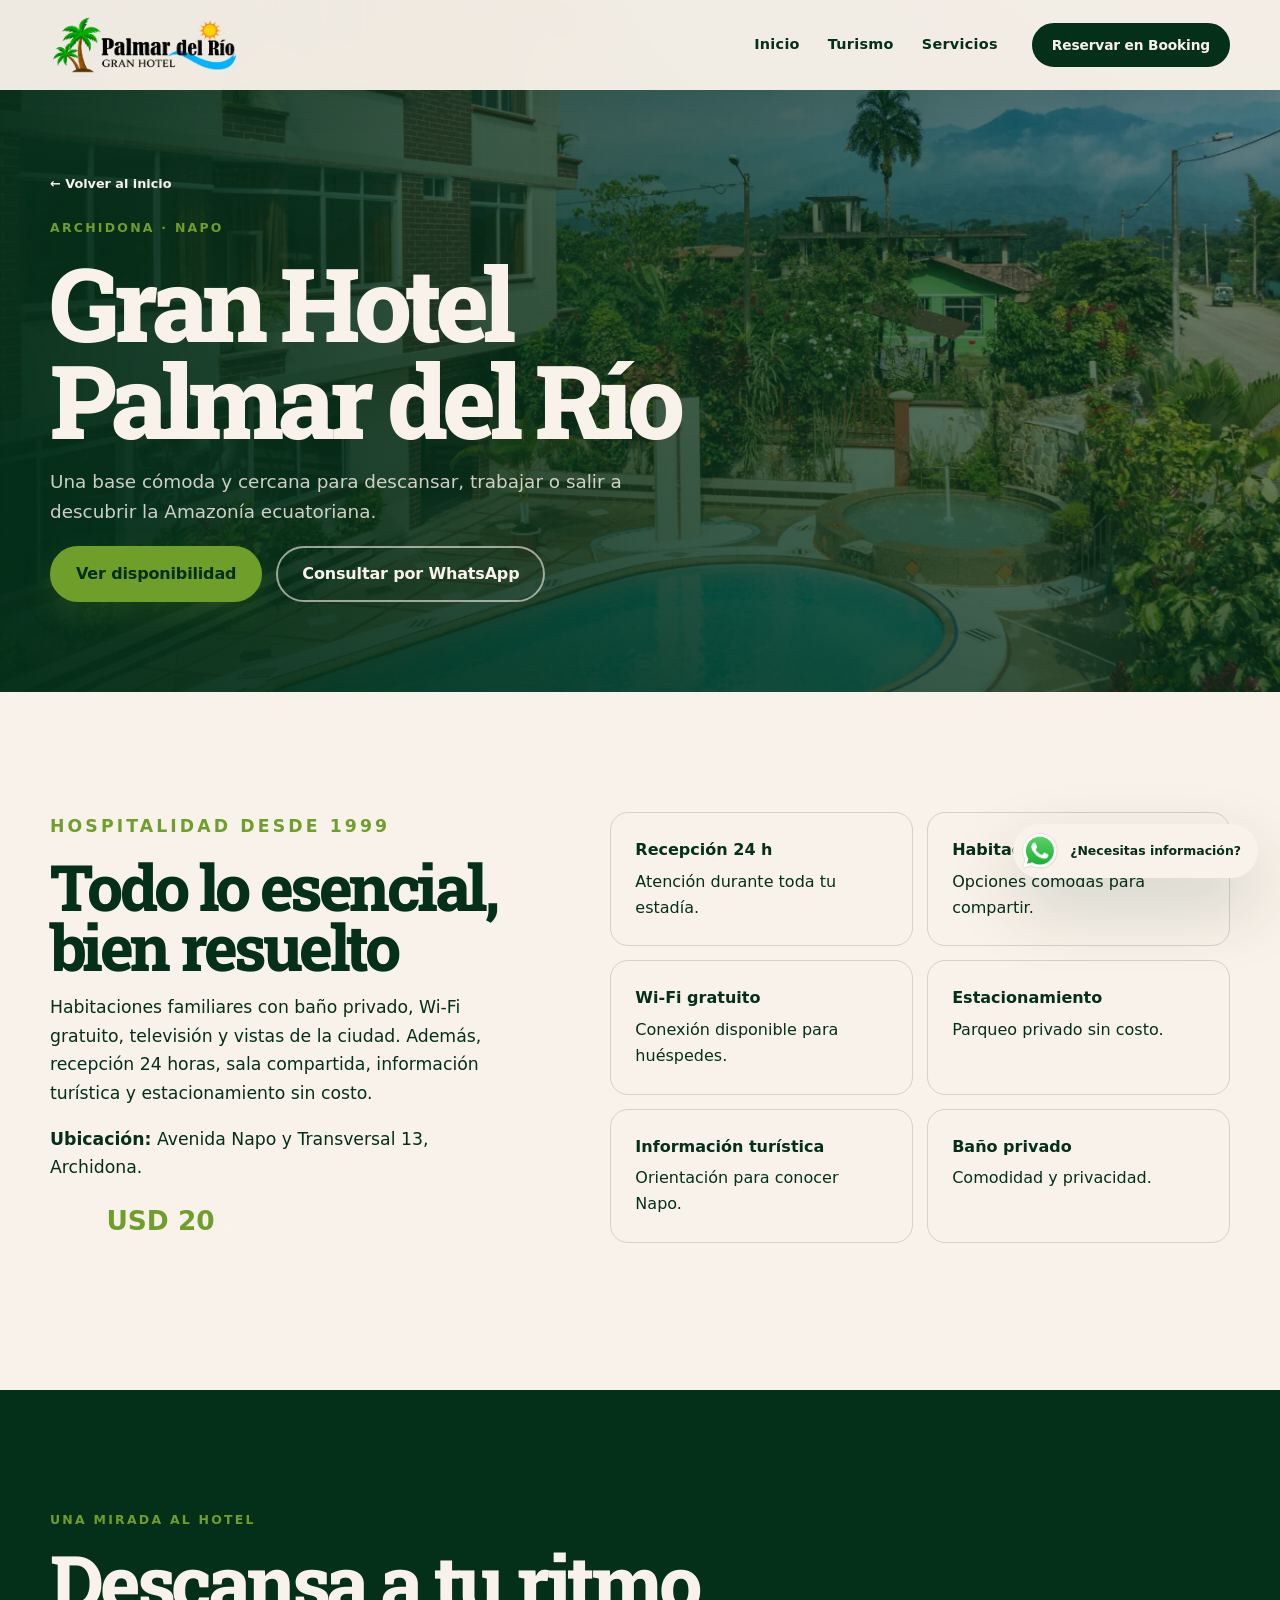
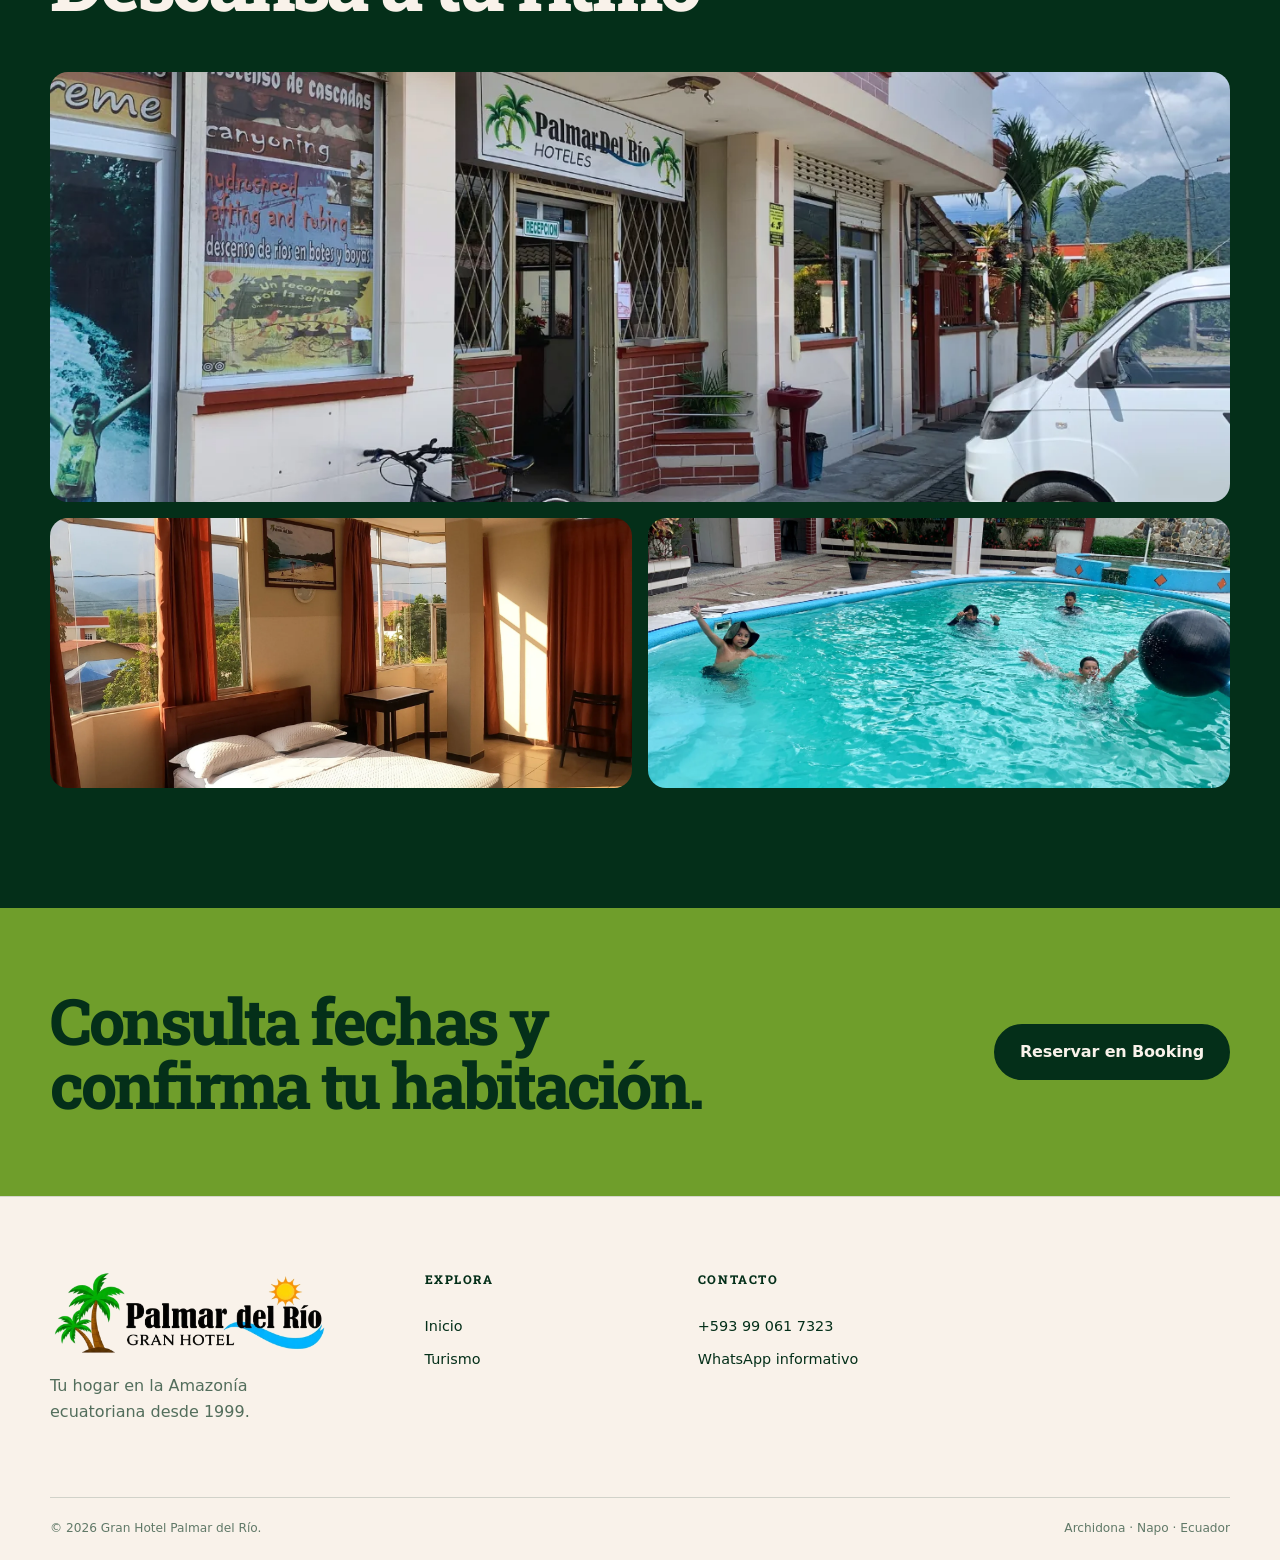
<file: gran-hotel.html>
<!doctype html>
<html lang="es">
<head>
  <meta charset="utf-8"><script>document.documentElement.classList.add('js')</script><meta name="viewport" content="width=device-width,initial-scale=1"><meta name="theme-color" content="#042F19">
  <meta name="description" content="Conoce el Gran Hotel Palmar del Río en Archidona: habitaciones familiares, Wi-Fi, estacionamiento y atención 24 horas.">
  <meta property="og:title" content="Gran Hotel Palmar del Río | Archidona"><meta property="og:description" content="Tu base para descubrir Napo, con la hospitalidad de Palmar del Río."><meta property="og:type" content="website"><meta property="og:url" content="https://www.hotelpalmardelrio.com/gran-hotel.html"><meta property="og:image" content="images/optimized/4-1.webp"><meta name="twitter:card" content="summary_large_image">
  <link rel="icon" href="images/brand/icono-oficial-gran-hotel-palmar-del-rio.png"><link rel="canonical" href="https://www.hotelpalmardelrio.com/gran-hotel.html"><link rel="stylesheet" href="styles.css"><title>Gran Hotel Palmar del Río | Archidona, Napo</title>
  <script type="application/ld+json">{"@context":"https://schema.org","@type":"Hotel","name":"Palmar del Rio Gran Hotel","url":"https://www.hotelpalmardelrio.com/gran-hotel.html","telephone":"+593990617323","priceRange":"Desde USD 20 por persona / noche","address":{"@type":"PostalAddress","streetAddress":"Avenida Napo y Transversal 13","addressLocality":"Archidona","addressRegion":"Napo","addressCountry":"EC"},"amenityFeature":[{"@type":"LocationFeatureSpecification","name":"Wi-Fi gratuito","value":true},{"@type":"LocationFeatureSpecification","name":"Estacionamiento gratuito","value":true},{"@type":"LocationFeatureSpecification","name":"Recepción 24 horas","value":true}]}</script>
</head>
<body>
  <a class="skip-link" href="#contenido">Saltar al contenido</a>
  <header class="site-header is-scrolled" data-header><div class="shell header-inner"><a class="brand" href="index.html" aria-label="Gran Hotel Palmar del Río, inicio"><img src="images/brand/logo-oficial-gran-hotel-palmar-del-rio.png" alt="Gran Hotel Palmar del Río" width="929" height="290"></a><button class="menu-toggle" type="button" aria-expanded="false" aria-controls="menu-principal" data-menu-toggle><span class="menu-toggle-label">Menú</span><span class="menu-lines" aria-hidden="true"><i></i><i></i></span></button><nav id="menu-principal" class="main-nav" aria-label="Navegación principal" data-menu><a href="index.html">Inicio</a><a href="turismo.html">Turismo</a><a href="#servicios">Servicios</a></nav><a class="button button-small header-booking" href="https://www.booking.com/hotel/ec/palmar-del-rio-gran.es-mx.html" target="_blank" rel="nofollow noreferrer" data-booking="gran">Reservar en Booking</a></div></header>
  <main id="contenido">
    <section class="page-hero"><img src="images/optimized/4-1.webp" alt="Áreas exteriores de Palmar del Río en Archidona" width="1366" height="768" fetchpriority="high"><div class="shell"><a class="breadcrumb" href="index.html">← Volver al inicio</a><p class="eyebrow">Archidona · Napo</p><h1>Gran Hotel Palmar del Río</h1><p>Una base cómoda y cercana para descansar, trabajar o salir a descubrir la Amazonía ecuatoriana.</p><div class="hero-actions"><a class="button" href="https://www.booking.com/hotel/ec/palmar-del-rio-gran.es-mx.html" target="_blank" rel="nofollow noreferrer" data-booking="gran">Ver disponibilidad</a><a class="button button-ghost" href="https://wa.me/593990617323?text=Hola%2C%20quisiera%20informaci%C3%B3n%20del%20Gran%20Hotel%20Palmar%20del%20R%C3%ADo." target="_blank" rel="nofollow noreferrer" data-whatsapp>Consultar por WhatsApp</a></div></div></section>
    <section id="servicios" class="section"><div class="shell detail-grid"><div class="detail-copy reveal"><p class="eyebrow">Hospitalidad desde 1999</p><h2>Todo lo esencial, bien resuelto</h2><p>Habitaciones familiares con baño privado, Wi-Fi gratuito, televisión y vistas de la ciudad. Además, recepción 24 horas, sala compartida, información turística y estacionamiento sin costo.</p><p><strong>Ubicación:</strong> Avenida Napo y Transversal 13, Archidona.</p><div class="hero-price" aria-label="Desde veinte dólares por persona y noche"><span>Desde</span><strong>USD 20</strong><span>por persona / noche</span></div></div><div class="fact-grid reveal"><div class="fact"><strong>Recepción 24 h</strong><span>Atención durante toda tu estadía.</span></div><div class="fact"><strong>Habitaciones familiares</strong><span>Opciones cómodas para compartir.</span></div><div class="fact"><strong>Wi-Fi gratuito</strong><span>Conexión disponible para huéspedes.</span></div><div class="fact"><strong>Estacionamiento</strong><span>Parqueo privado sin costo.</span></div><div class="fact"><strong>Información turística</strong><span>Orientación para conocer Napo.</span></div><div class="fact"><strong>Baño privado</strong><span>Comodidad y privacidad.</span></div></div></div></section>
    <section class="section gallery-section"><div class="shell"><div class="section-heading"><p class="eyebrow">Una mirada al hotel</p><h2>Descansa a tu ritmo</h2></div><div class="detail-gallery"><img src="images/optimized/9-1.webp" alt="Entrada de Palmar del Río" loading="lazy"><img src="images/optimized/habitacion-matrimonial-scaled.webp" alt="Habitación matrimonial" loading="lazy"><img src="images/optimized/6-2.webp" alt="Espacios interiores del hotel" loading="lazy"></div></div></section>
    <section class="info-band"><div class="shell"><h2>Consulta fechas y confirma tu habitación.</h2><a class="button button-dark" href="https://www.booking.com/hotel/ec/palmar-del-rio-gran.es-mx.html" target="_blank" rel="nofollow noreferrer" data-booking="gran">Reservar en Booking</a></div></section>
  </main>
  <footer class="site-footer"><div class="shell footer-grid"><div class="footer-brand"><img src="images/brand/logo-oficial-gran-hotel-palmar-del-rio.png" alt="Gran Hotel Palmar del Río" width="929" height="290"><p>Tu hogar en la Amazonía ecuatoriana desde 1999.</p></div><div><h2>Explora</h2><a href="index.html">Inicio</a><a href="turismo.html">Turismo</a></div><div><h2>Contacto</h2><a href="tel:+593990617323">+593 99 061 7323</a><a href="https://wa.me/593990617323" target="_blank" rel="nofollow noreferrer">WhatsApp informativo</a></div></div><div class="shell footer-bottom"><span>© <span data-year></span> Gran Hotel Palmar del Río.</span><span>Archidona · Napo · Ecuador</span></div></footer>
  <a class="whatsapp-float" href="https://wa.me/593990617323" target="_blank" rel="nofollow noreferrer" aria-label="Solicitar información por WhatsApp" data-whatsapp><img src="images/optimized/WhatsApp.svg.webp" alt="" width="48" height="48"><b>¿Necesitas información?</b></a><nav class="mobile-actions" aria-label="Acciones rápidas"><a href="tel:+593990617323" data-call>Llamar</a><a href="https://wa.me/593990617323" target="_blank" rel="nofollow noreferrer" data-whatsapp>WhatsApp</a><a href="#" target="_blank" rel="nofollow noreferrer" data-booking="gran">Booking</a></nav><script src="app.js" defer></script>
</body></html>
</file>
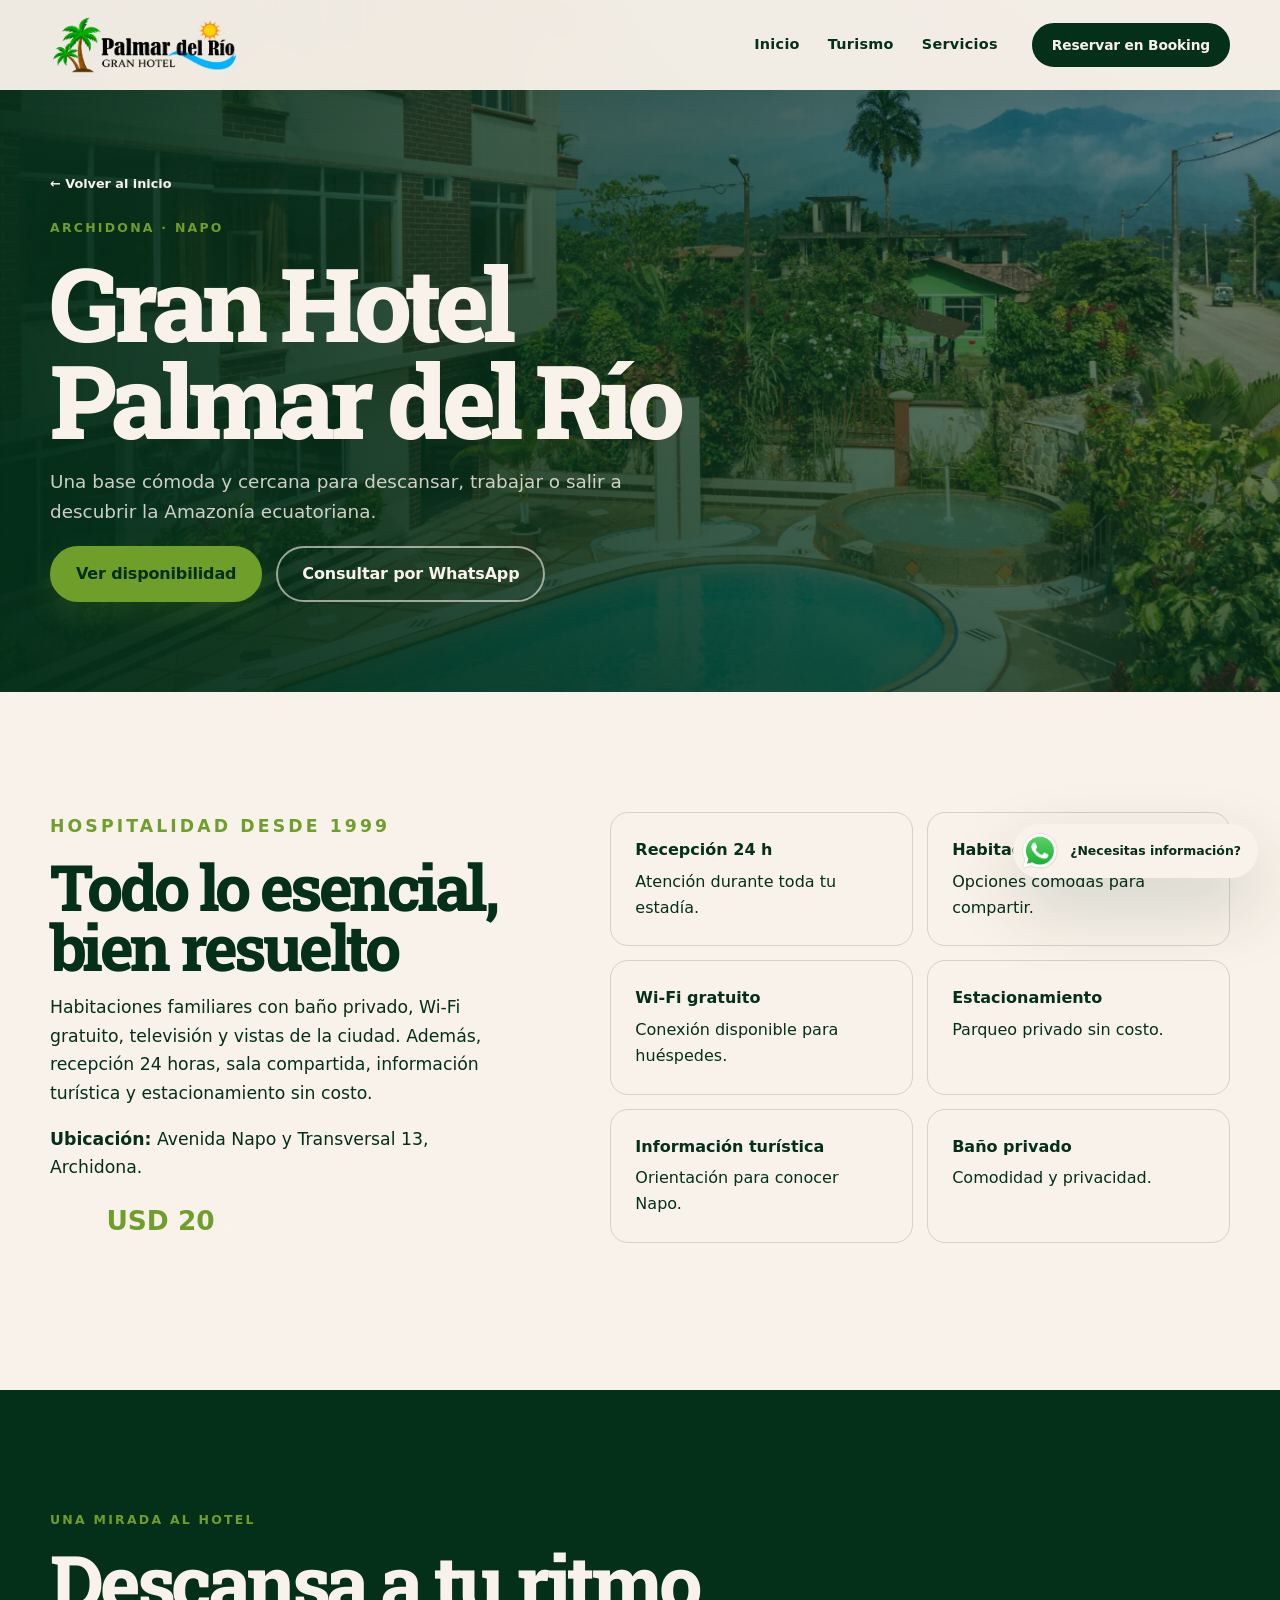
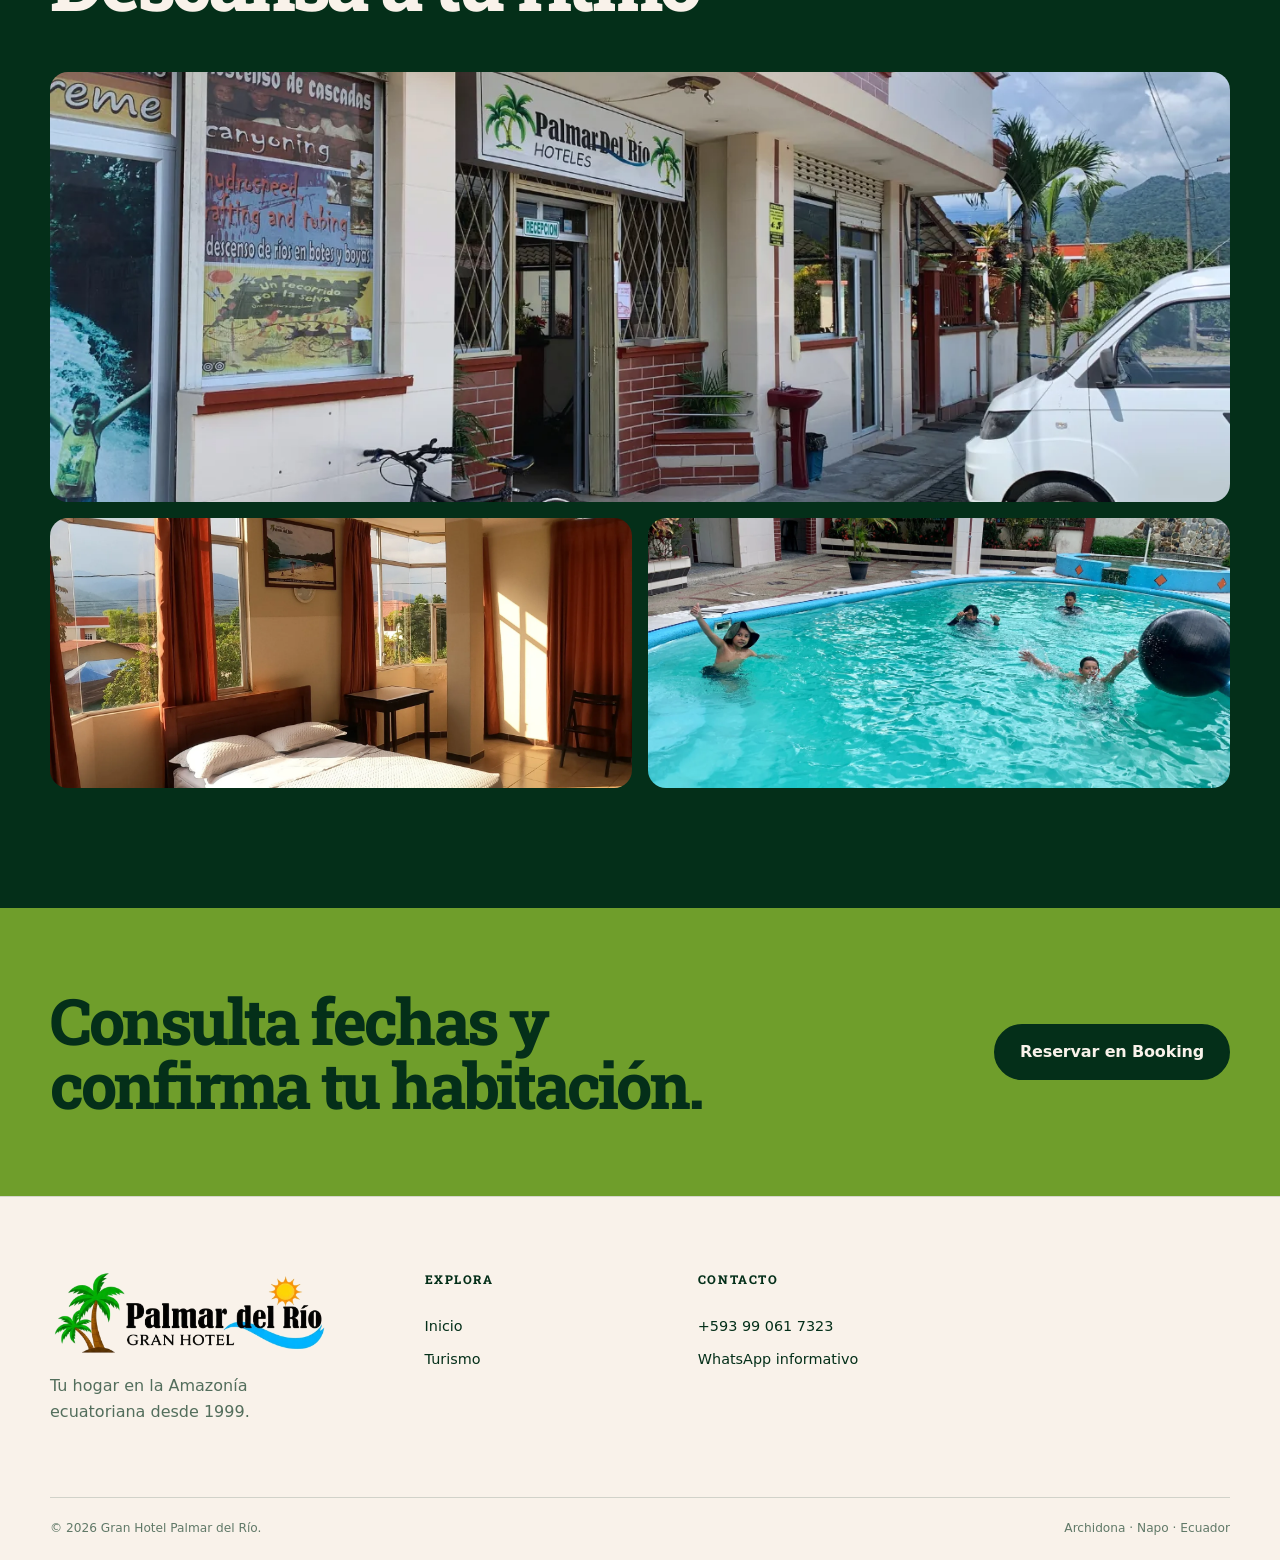
<file: hotel-premium.html>
<!doctype html>
<html lang="es">
<head>
  <meta charset="utf-8">
  <meta name="viewport" content="width=device-width,initial-scale=1">
  <meta name="robots" content="noindex,follow">
  <meta name="theme-color" content="#042F19">
  <link rel="icon" href="images/brand/icono-oficial-gran-hotel-palmar-del-rio.png">
  <link rel="canonical" href="https://www.hotelpalmardelrio.com/gran-hotel.html">
  <meta http-equiv="refresh" content="0; url=gran-hotel.html">
  <title>Gran Hotel Palmar del Río</title>
  <script>window.location.replace("gran-hotel.html" + window.location.search + window.location.hash)</script>
</head>
<body>
  <p>Te estamos llevando al <a href="gran-hotel.html">Gran Hotel Palmar del Río</a>.</p>
</body>
</html>
</file>
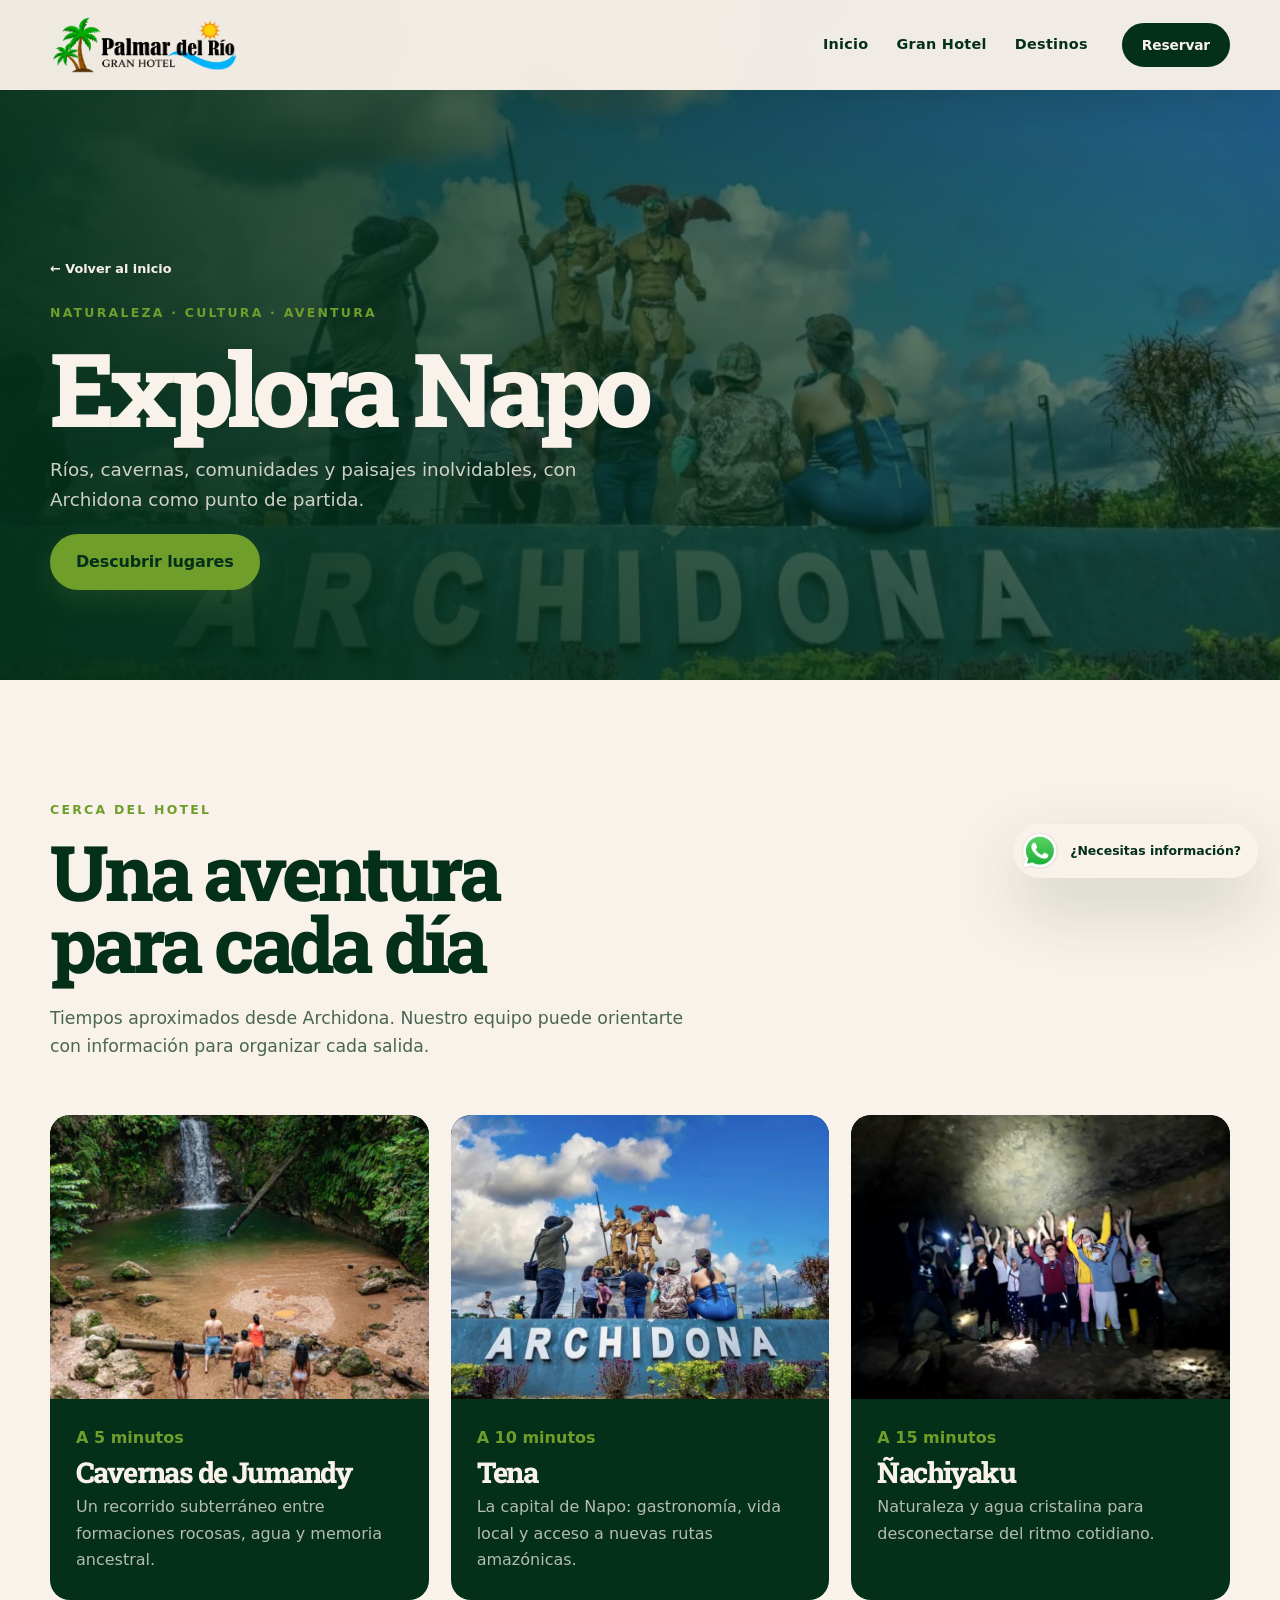
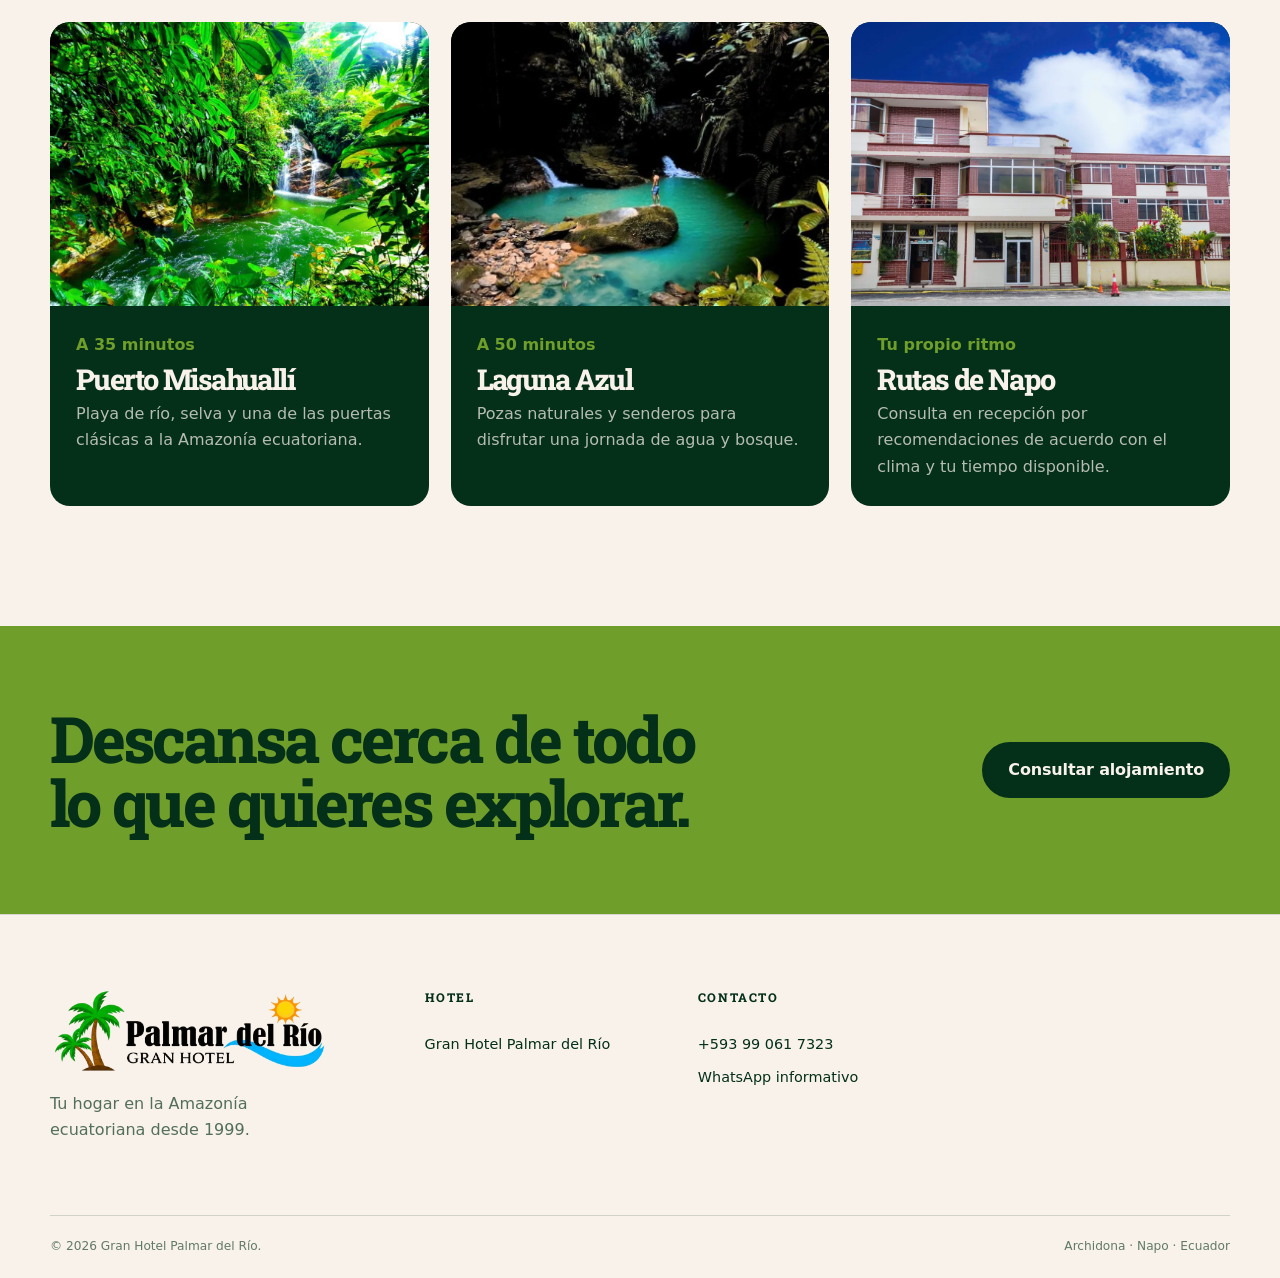
<file: turismo.html>
<!doctype html>
<html lang="es">
<head>
  <meta charset="utf-8"><script>document.documentElement.classList.add('js')</script><meta name="viewport" content="width=device-width,initial-scale=1"><meta name="theme-color" content="#042F19">
  <meta name="description" content="Descubre qué visitar desde Gran Hotel Palmar del Río: Cavernas de Jumandy, Tena, Ñachiyaku, Misahuallí, Laguna Azul y más atractivos de Napo.">
  <meta property="og:title" content="Turismo en Napo | Gran Hotel Palmar del Río"><meta property="og:description" content="Ideas para explorar la Amazonía ecuatoriana desde Archidona."><meta property="og:type" content="website"><meta property="og:url" content="https://www.hotelpalmardelrio.com/turismo.html"><meta property="og:image" content="images/optimized/archidona1-1024x683.webp"><meta name="twitter:card" content="summary_large_image">
  <link rel="icon" href="images/brand/icono-oficial-gran-hotel-palmar-del-rio.png"><link rel="canonical" href="https://www.hotelpalmardelrio.com/turismo.html"><link rel="stylesheet" href="styles.css"><title>Turismo en Napo | Gran Hotel Palmar del Río</title>
</head>
<body>
  <a class="skip-link" href="#contenido">Saltar al contenido</a>
  <header class="site-header is-scrolled" data-header><div class="shell header-inner"><a class="brand" href="index.html" aria-label="Gran Hotel Palmar del Río, inicio"><img src="images/brand/logo-oficial-gran-hotel-palmar-del-rio.png" alt="Gran Hotel Palmar del Río" width="929" height="290"></a><button class="menu-toggle" type="button" aria-expanded="false" aria-controls="menu-principal" data-menu-toggle><span class="menu-toggle-label">Menú</span><span class="menu-lines" aria-hidden="true"><i></i><i></i></span></button><nav id="menu-principal" class="main-nav" aria-label="Navegación principal" data-menu><a href="index.html">Inicio</a><a href="gran-hotel.html">Gran Hotel</a><a href="#destinos">Destinos</a></nav><a class="button button-small header-booking" href="https://www.booking.com/hotel/ec/palmar-del-rio-gran.es-mx.html" target="_blank" rel="nofollow noreferrer" data-booking="gran">Reservar</a></div></header>
  <main id="contenido">
    <section class="page-hero"><img src="images/optimized/archidona1-1024x683.webp" alt="Paisaje amazónico de Archidona, Napo" width="1024" height="683" fetchpriority="high"><div class="shell"><a class="breadcrumb" href="index.html">← Volver al inicio</a><p class="eyebrow">Naturaleza · Cultura · Aventura</p><h1>Explora Napo</h1><p>Ríos, cavernas, comunidades y paisajes inolvidables, con Archidona como punto de partida.</p><a class="button" href="#destinos">Descubrir lugares</a></div></section>
    <section id="destinos" class="section"><div class="shell"><div class="section-heading reveal"><p class="eyebrow">Cerca del hotel</p><h2>Una aventura para cada día</h2><p>Tiempos aproximados desde Archidona. Nuestro equipo puede orientarte con información para organizar cada salida.</p></div><div class="tourism-grid">
      <article class="tour-card reveal"><img src="images/optimized/7-768x432.webp" alt="Interior de una caverna amazónica" loading="lazy"><div><span>A 5 minutos</span><h2>Cavernas de Jumandy</h2><p>Un recorrido subterráneo entre formaciones rocosas, agua y memoria ancestral.</p></div></article>
      <article class="tour-card reveal"><img src="images/optimized/archidona1-1024x683.webp" alt="Paisaje urbano y natural de Tena" loading="lazy"><div><span>A 10 minutos</span><h2>Tena</h2><p>La capital de Napo: gastronomía, vida local y acceso a nuevas rutas amazónicas.</p></div></article>
      <article class="tour-card reveal"><img src="images/275354fd-1844-4c41-a9f7-c763843e9674-768x576.jpg" alt="Río rodeado de vegetación amazónica" loading="lazy"><div><span>A 15 minutos</span><h2>Ñachiyaku</h2><p>Naturaleza y agua cristalina para desconectarse del ritmo cotidiano.</p></div></article>
      <article class="tour-card reveal"><img src="images/s6-1024x768.jpg" alt="Río de Misahuallí en Napo" loading="lazy"><div><span>A 35 minutos</span><h2>Puerto Misahuallí</h2><p>Playa de río, selva y una de las puertas clásicas a la Amazonía ecuatoriana.</p></div></article>
      <article class="tour-card reveal"><img src="images/optimized/gran-canon-001-768x576.webp" alt="Cañón natural entre vegetación" loading="lazy"><div><span>A 50 minutos</span><h2>Laguna Azul</h2><p>Pozas naturales y senderos para disfrutar una jornada de agua y bosque.</p></div></article>
      <article class="tour-card reveal"><img src="images/optimized/8-1.webp" alt="Vegetación de la Amazonía ecuatoriana" loading="lazy"><div><span>Tu propio ritmo</span><h2>Rutas de Napo</h2><p>Consulta en recepción por recomendaciones de acuerdo con el clima y tu tiempo disponible.</p></div></article>
    </div></div></section>
    <section class="info-band"><div class="shell"><h2>Descansa cerca de todo lo que quieres explorar.</h2><a class="button button-dark" href="https://www.booking.com/hotel/ec/palmar-del-rio-gran.es-mx.html" target="_blank" rel="nofollow noreferrer" data-booking="gran">Consultar alojamiento</a></div></section>
  </main>
  <footer class="site-footer"><div class="shell footer-grid"><div class="footer-brand"><img src="images/brand/logo-oficial-gran-hotel-palmar-del-rio.png" alt="Gran Hotel Palmar del Río" width="929" height="290"><p>Tu hogar en la Amazonía ecuatoriana desde 1999.</p></div><div><h2>Hotel</h2><a href="gran-hotel.html">Gran Hotel Palmar del Río</a></div><div><h2>Contacto</h2><a href="tel:+593990617323">+593 99 061 7323</a><a href="https://wa.me/593990617323" target="_blank" rel="nofollow noreferrer">WhatsApp informativo</a></div></div><div class="shell footer-bottom"><span>© <span data-year></span> Gran Hotel Palmar del Río.</span><span>Archidona · Napo · Ecuador</span></div></footer>
  <a class="whatsapp-float" href="https://wa.me/593990617323" target="_blank" rel="nofollow noreferrer" aria-label="Solicitar información por WhatsApp" data-whatsapp><img src="images/optimized/WhatsApp.svg.webp" alt="" width="48" height="48"><b>¿Necesitas información?</b></a><nav class="mobile-actions" aria-label="Acciones rápidas"><a href="tel:+593990617323" data-call>Llamar</a><a href="https://wa.me/593990617323" target="_blank" rel="nofollow noreferrer" data-whatsapp>WhatsApp</a><a href="#" target="_blank" rel="nofollow noreferrer" data-booking="gran">Booking</a></nav><script src="app.js" defer></script>
</body></html>
</file>
<file: styles.css>
@font-face{font-family:PalmarDisplay;src:url("fonts/robotoslab-bngmuxzytxpivibgjjsb6ufn5qu.woff2") format("woff2");font-style:normal;font-weight:100 900;font-display:swap}
:root{--ink:#042F19;--ivory:#F9F2EA;--river:#6F9E2B;--shell:min(1180px,calc(100% - 40px));--radius:24px;--shadow:0 28px 70px rgba(4,47,25,.18)}
*,*::before,*::after{box-sizing:border-box}html{scroll-behavior:smooth;scroll-padding-top:96px}body{margin:0;color:var(--ink);background:var(--ivory);font-family:Manrope,Inter,ui-sans-serif,system-ui,-apple-system,BlinkMacSystemFont,"Segoe UI",sans-serif;font-size:16px;line-height:1.65;text-rendering:optimizeLegibility}body.menu-open{overflow:hidden}img{display:block;max-width:100%}a{color:inherit;text-decoration:none}button,a{-webkit-tap-highlight-color:transparent}button{font:inherit}.shell{width:var(--shell);margin-inline:auto}.skip-link{position:fixed;left:16px;top:-80px;z-index:200;padding:12px 18px;background:var(--river);color:var(--ink);font-weight:800;border-radius:12px}.skip-link:focus{top:16px}
.site-header{position:fixed;inset:0 0 auto;z-index:100;height:90px;color:var(--ivory);transition:background .25s ease,box-shadow .25s ease,height .25s ease}.site-header.is-scrolled{height:76px;background:rgba(4,47,25,.96);box-shadow:0 12px 36px rgba(4,47,25,.22);backdrop-filter:blur(16px)}.header-inner{height:100%;display:flex;align-items:center;gap:34px}.brand{display:flex;width:190px;padding:6px 12px;background:var(--ivory);border-radius:14px}.brand img{width:100%;height:auto}.main-nav{margin-left:auto;display:flex;align-items:center;gap:28px}.main-nav a{position:relative;font-size:.9rem;font-weight:700;letter-spacing:.02em}.main-nav a::after{content:"";position:absolute;left:0;right:100%;bottom:-8px;height:2px;background:var(--river);transition:right .2s ease}.main-nav a:hover::after,.main-nav a:focus-visible::after{right:0}.menu-toggle{display:none}
.button{display:inline-flex;min-height:52px;align-items:center;justify-content:center;padding:13px 24px;border:2px solid var(--river);border-radius:999px;background:var(--river);color:var(--ink);font-weight:850;letter-spacing:-.01em;box-shadow:0 10px 30px rgba(111,158,43,.18);transition:transform .2s ease,box-shadow .2s ease,background .2s ease,color .2s ease}.button:hover{transform:translateY(-2px);box-shadow:0 16px 34px rgba(111,158,43,.3)}.button:active{transform:translateY(0)}.button:focus-visible,a:focus-visible,button:focus-visible,summary:focus-visible{outline:3px solid var(--river);outline-offset:4px}.button-small{min-height:44px;padding:9px 18px;font-size:.86rem}.button-ghost{background:transparent;color:var(--ivory);border-color:rgba(249,242,234,.6);box-shadow:none}.button-ghost:hover{background:var(--ivory);color:var(--ink);border-color:var(--ivory)}.button-dark{background:var(--ink);color:var(--ivory);border-color:var(--ink);box-shadow:none}.button-dark:hover{background:var(--river);color:var(--ink);border-color:var(--river)}.text-link{display:inline-flex;gap:10px;align-items:center;color:var(--ink);font-weight:850}.text-link i{display:grid;place-items:center;width:32px;height:32px;border-radius:50%;background:var(--river);font-style:normal;transition:transform .2s ease}.text-link:hover i{transform:translateX(3px)}
.hero{position:relative;min-height:820px;height:100svh;max-height:980px;display:flex;align-items:center;color:var(--ivory);overflow:hidden;background:var(--ink)}.hero-image{position:absolute;inset:0;width:100%;height:100%;object-fit:cover;object-position:center;animation:hero-in 1.1s ease both}.hero-shade{position:absolute;inset:0;background:linear-gradient(90deg,rgba(4,47,25,.94) 0%,rgba(4,47,25,.72) 48%,rgba(4,47,25,.16) 82%),linear-gradient(0deg,rgba(4,47,25,.58),transparent 50%)}.hero-content{position:relative;z-index:2;padding-top:84px}.eyebrow{margin:0 0 15px;color:var(--river);font-size:.78rem;font-weight:900;letter-spacing:.18em;text-transform:uppercase}.hero h1,.section h2,.booking-section h2{margin:0;font-family:Georgia,"Times New Roman",serif;font-weight:500;letter-spacing:-.055em;line-height:.95}.hero h1{max-width:760px;font-size:clamp(4.2rem,8.7vw,8.8rem)}.hero-copy{max-width:620px;margin:26px 0 18px;font-size:clamp(1.06rem,1.7vw,1.28rem);color:rgba(249,242,234,.88)}.hero-price{display:flex;align-items:baseline;gap:12px;margin:16px 0 28px}.hero-price span{color:rgba(249,242,234,.75);font-size:.88rem}.hero-price strong{color:var(--river);font-size:1.65rem}.hero-actions{display:flex;flex-wrap:wrap;gap:14px}.scroll-cue{position:absolute;z-index:2;right:max(28px,calc((100vw - 1180px)/2));bottom:42px;display:flex;align-items:center;gap:14px;font-size:.75rem;font-weight:800;letter-spacing:.12em;text-transform:uppercase}.scroll-cue i{display:block;width:48px;height:48px;border:1px solid rgba(249,242,234,.55);border-radius:50%;position:relative}.scroll-cue i::after{content:"↓";position:absolute;inset:0;display:grid;place-items:center;color:var(--river);font-style:normal}
.trust-strip{background:var(--river);color:var(--ink)}.trust-grid{display:grid;grid-template-columns:repeat(4,1fr)}.trust-grid div{min-height:132px;display:flex;align-items:center;justify-content:center;flex-direction:column;text-align:center;border-right:1px solid rgba(4,47,25,.22)}.trust-grid div:last-child{border-right:0}.trust-grid strong{font-family:Georgia,"Times New Roman",serif;font-size:clamp(2rem,3.5vw,3rem);line-height:1}.trust-grid span{margin-top:8px;font-size:.77rem;font-weight:850;letter-spacing:.06em;text-transform:uppercase}
.section{padding:120px 0}.section-heading{max-width:760px;margin-bottom:54px}.section h2,.booking-section h2{font-size:clamp(3rem,6vw,5.8rem)}.section-heading>p:last-child,.testimonial-intro>p:last-child,.faq-intro>p:last-child{max-width:640px;margin:24px 0 0;font-size:1.08rem;color:rgba(4,47,25,.72)}
.hotels-section{background:var(--ivory)}.hotel-grid{display:grid;grid-template-columns:repeat(2,minmax(0,1fr));gap:28px}.hotel-card{overflow:hidden;border:1px solid rgba(4,47,25,.16);border-radius:var(--radius);background:var(--ivory);box-shadow:var(--shadow)}.hotel-card-featured{background:var(--ink);color:var(--ivory)}.hotel-card-featured .text-link{color:var(--ivory)}.hotel-media{position:relative;aspect-ratio:16/10;overflow:hidden}.hotel-media img{width:100%;height:100%;object-fit:cover;transition:transform .65s ease}.hotel-card:hover .hotel-media img{transform:scale(1.035)}.hotel-tag{position:absolute;left:20px;top:20px;padding:8px 13px;border-radius:999px;background:var(--river);color:var(--ink);font-size:.72rem;font-weight:900;letter-spacing:.06em;text-transform:uppercase}.hotel-body{padding:32px}.card-kicker{margin:0 0 3px;color:var(--river);font-size:.76rem;font-weight:900;letter-spacing:.16em;text-transform:uppercase}.hotel-body h3{margin:0 0 16px;font-family:Georgia,"Times New Roman",serif;font-size:clamp(2rem,3.4vw,3.1rem);line-height:1;letter-spacing:-.04em}.hotel-body>p{color:currentColor;opacity:.78}.amenities{display:flex;flex-wrap:wrap;gap:8px;margin:24px 0 30px;padding:0;list-style:none}.amenities li{padding:7px 12px;border:1px solid currentColor;border-radius:999px;font-size:.78rem;opacity:.8}.card-footer{display:flex;align-items:flex-end;justify-content:space-between;gap:18px;padding-top:22px;border-top:1px solid currentColor}.card-footer>span{display:flex;flex-wrap:wrap;align-items:baseline;gap:5px;opacity:.86}.card-footer small{width:100%;font-size:.7rem;text-transform:uppercase;letter-spacing:.1em}.card-footer b{font-size:1.35rem}
.room-section{background:var(--river)}.room-section .eyebrow{color:var(--ink)}.room-layout{display:grid;grid-template-columns:.85fr 1.15fr;align-items:center;gap:clamp(50px,8vw,110px)}.room-copy>p:nth-of-type(2){max-width:510px;margin:24px 0}.feature-list{margin:32px 0 38px;padding:0;list-style:none}.feature-list li{display:grid;grid-template-columns:50px 1fr;gap:16px;padding:18px 0;border-top:1px solid rgba(4,47,25,.28)}.feature-list li:last-child{border-bottom:1px solid rgba(4,47,25,.28)}.feature-list li>span{font-family:Georgia,serif;font-size:1.25rem}.feature-list strong{display:block;font-size:1.05rem}.feature-list p{margin:2px 0 0;font-size:.92rem}.room-figure{margin:0;position:relative}.room-figure img{width:100%;aspect-ratio:4/5;object-fit:cover;border-radius:999px 999px 24px 24px;box-shadow:var(--shadow)}.room-figure figcaption{position:absolute;right:-18px;bottom:28px;padding:12px 18px;background:var(--ink);color:var(--ivory);border-radius:999px;font-size:.78rem;font-weight:800}
.gallery-section{background:var(--ink);color:var(--ivory)}.gallery-section .section-heading>p:last-child{color:rgba(249,242,234,.72)}.gallery-grid{display:grid;grid-template-columns:1.35fr .65fr;grid-template-rows:repeat(2,270px);gap:18px}.gallery-grid figure{margin:0;overflow:hidden;border-radius:18px}.gallery-grid .gallery-main{grid-row:1/3}.gallery-grid figure:last-child{display:none}.gallery-grid img{width:100%;height:100%;object-fit:cover;transition:transform .6s ease}.gallery-grid figure:hover img{transform:scale(1.04)}
.testimonial-section{background:var(--ivory)}.testimonial-layout{display:grid;grid-template-columns:.7fr 1.3fr;gap:80px;align-items:start}.testimonial-intro{position:sticky;top:120px}.quotes{display:grid;gap:22px}.quotes blockquote{margin:0;padding:38px;border:1px solid rgba(4,47,25,.16);border-radius:var(--radius);background:rgba(249,242,234,.68)}.quotes blockquote>p{margin:0 0 28px;font-family:Georgia,"Times New Roman",serif;font-size:clamp(1.5rem,2.6vw,2.15rem);line-height:1.28;letter-spacing:-.025em}.quotes footer{display:flex;align-items:center;gap:14px}.quotes footer img{width:48px;height:48px;object-fit:cover;border-radius:50%}.quotes footer span{display:flex;flex-direction:column;font-size:.78rem;text-transform:uppercase;letter-spacing:.08em}.quotes footer strong{font-size:.88rem;text-transform:none;letter-spacing:0}
.location-section{padding:0;background:var(--ink);color:var(--ivory)}.location-layout{width:100%;max-width:none;display:grid;grid-template-columns:1fr 1fr}.location-map{height:760px;overflow:hidden}.location-map img{width:100%;height:100%;object-fit:cover;object-position:center 24%;filter:saturate(.78) contrast(1.06)}.location-copy{align-self:center;max-width:620px;padding:90px clamp(40px,7vw,110px)}.location-copy>p:nth-of-type(2){color:rgba(249,242,234,.74);font-size:1.08rem}.route-list{margin:34px 0}.route-list div{padding:18px 0;border-top:1px solid rgba(249,242,234,.24)}.route-list div:last-child{border-bottom:1px solid rgba(249,242,234,.24)}.route-list dt{color:var(--river);font-weight:900}.route-list dd{margin:4px 0 0;color:rgba(249,242,234,.78)}.location-copy .button-dark{background:var(--river);color:var(--ink);border-color:var(--river)}
.experience-grid{display:grid;grid-template-columns:repeat(3,1fr);gap:22px}.experience-card{overflow:hidden;border-radius:20px;background:var(--ink);color:var(--ivory)}.experience-card img{width:100%;aspect-ratio:4/3;object-fit:cover;transition:transform .55s ease}.experience-card:hover img{transform:scale(1.04)}.experience-card div{padding:25px}.experience-card span{color:var(--river);font-size:.7rem;font-weight:900;letter-spacing:.13em;text-transform:uppercase}.experience-card h3{margin:9px 0;font-family:Georgia,serif;font-size:1.65rem;line-height:1.1}.experience-card p{margin:0;color:rgba(249,242,234,.72);font-size:.9rem}
.faq-section{background:var(--river)}.faq-section .eyebrow{color:var(--ink)}.faq-layout{display:grid;grid-template-columns:.7fr 1.3fr;gap:80px}.faq-list{border-top:1px solid rgba(4,47,25,.35)}.faq-list details{border-bottom:1px solid rgba(4,47,25,.35)}.faq-list summary{position:relative;padding:23px 52px 23px 0;cursor:pointer;list-style:none;font-weight:850}.faq-list summary::-webkit-details-marker{display:none}.faq-list summary::after{content:"+";position:absolute;right:8px;top:18px;display:grid;place-items:center;width:34px;height:34px;border:1px solid var(--ink);border-radius:50%;font-size:1.25rem}.faq-list details[open] summary::after{content:"−"}.faq-list details p{margin:-4px 50px 22px 0}
.booking-section{position:relative;min-height:640px;display:flex;align-items:center;overflow:hidden;color:var(--ivory);background:var(--ink)}.booking-photo{position:absolute;inset:0;background:linear-gradient(90deg,rgba(4,47,25,.94),rgba(4,47,25,.3)),url("images/optimized/archidona1-1024x683.webp") center/cover no-repeat}.booking-content{position:relative;z-index:1}.booking-content>p:nth-of-type(2){max-width:600px;font-size:1.1rem;color:rgba(249,242,234,.8)}
.site-footer{padding:72px 0 22px;background:var(--ink);color:var(--ivory);border-top:1px solid rgba(249,242,234,.14)}.footer-grid{display:grid;grid-template-columns:1.45fr 1fr 1fr 1.15fr;gap:48px}.footer-brand img{width:220px;padding:7px 11px;background:var(--ivory);border-radius:12px}.footer-brand p{max-width:280px;color:rgba(249,242,234,.64)}.footer-grid h2{margin:0 0 17px;color:var(--river);font-size:.76rem;letter-spacing:.13em;text-transform:uppercase}.footer-grid>div:not(.footer-brand){display:flex;flex-direction:column;align-items:flex-start;gap:9px;font-size:.9rem}.footer-grid a:not(.button):hover{color:var(--river)}.footer-cta .button{margin-top:8px}.footer-bottom{display:flex;justify-content:space-between;gap:20px;margin-top:56px;padding-top:20px;border-top:1px solid rgba(249,242,234,.16);color:rgba(249,242,234,.54);font-size:.76rem}
.whatsapp-float{position:fixed;z-index:80;right:22px;bottom:22px;display:flex;align-items:center;gap:10px;min-height:52px;padding:8px 17px 8px 8px;border-radius:999px;background:var(--ivory);color:var(--ink);box-shadow:var(--shadow);font-size:.78rem}.whatsapp-float span{display:grid;place-items:center;width:36px;height:36px;border-radius:50%;background:var(--river);font-size:.68rem;font-weight:950}.mobile-actions{display:none}
.js .reveal{opacity:0;transform:translateY(22px);transition:opacity .65s ease,transform .65s ease}.js .reveal.is-visible{opacity:1;transform:none}@keyframes hero-in{from{opacity:.5}to{opacity:1}}
.card-links{display:grid!important;gap:8px}.page-hero{position:relative;min-height:680px;display:flex;align-items:flex-end;padding:170px 0 90px;color:var(--ivory);background:var(--ink);overflow:hidden}.page-hero>img{position:absolute;inset:0;width:100%;height:100%;object-fit:cover}.page-hero::after{content:"";position:absolute;inset:0;background:linear-gradient(90deg,rgba(4,47,25,.94),rgba(4,47,25,.32)),linear-gradient(0deg,rgba(4,47,25,.6),transparent)}.page-hero .shell{position:relative;z-index:1}.page-hero h1{max-width:850px;margin:0;font-family:Georgia,"Times New Roman",serif;font-size:clamp(3.8rem,8vw,7.6rem);font-weight:500;letter-spacing:-.055em;line-height:.95}.page-hero p:not(.eyebrow){max-width:620px;font-size:1.15rem;color:rgba(249,242,234,.82)}.breadcrumb{display:inline-flex;margin-bottom:24px;color:var(--ivory);font-size:.8rem;font-weight:800}.detail-grid{display:grid;grid-template-columns:.85fr 1.15fr;gap:clamp(50px,8vw,110px);align-items:start}.detail-copy h2{margin-top:0;font-family:Georgia,serif;font-size:clamp(2.8rem,5vw,4.7rem);line-height:1}.detail-copy>p{font-size:1.08rem}.fact-grid{display:grid;grid-template-columns:repeat(2,1fr);gap:14px}.fact{padding:24px;border:1px solid rgba(4,47,25,.16);border-radius:18px}.fact strong{display:block;margin-bottom:5px}.detail-gallery{display:grid;grid-template-columns:repeat(2,1fr);gap:16px}.detail-gallery img{width:100%;height:270px;object-fit:cover;border-radius:18px}.detail-gallery img:first-child{grid-column:1/-1;height:430px}.info-band{padding:80px 0;background:var(--river)}.info-band .shell{display:flex;align-items:center;justify-content:space-between;gap:30px}.info-band h2{max-width:700px;margin:0;font-family:Georgia,serif;font-size:clamp(2.5rem,5vw,4.5rem);line-height:1}.tourism-grid{display:grid;grid-template-columns:repeat(3,1fr);gap:22px}.tour-card{overflow:hidden;border-radius:20px;background:var(--ink);color:var(--ivory)}.tour-card img{width:100%;aspect-ratio:4/3;object-fit:cover}.tour-card div{padding:26px}.tour-card span{color:var(--river);font-weight:900}.tour-card h2{margin:8px 0;font-family:Georgia,serif;font-size:1.8rem}.tour-card p{margin:0;color:rgba(249,242,234,.72)}
@media(max-width:980px){.site-header{height:76px;background:rgba(4,47,25,.94)}.brand{width:160px}.header-booking{margin-left:auto}.menu-toggle{order:3;display:flex;min-width:44px;min-height:44px;padding:7px;align-items:center;justify-content:center;gap:8px;border:0;background:transparent;color:var(--ivory);cursor:pointer}.menu-toggle-label{position:absolute;width:1px;height:1px;overflow:hidden;clip:rect(0 0 0 0)}.menu-lines{display:grid;gap:7px;width:25px}.menu-lines i{height:2px;background:var(--ivory);transition:transform .2s ease}.menu-toggle[aria-expanded="true"] .menu-lines i:first-child{transform:translateY(4.5px) rotate(45deg)}.menu-toggle[aria-expanded="true"] .menu-lines i:last-child{transform:translateY(-4.5px) rotate(-45deg)}.main-nav{position:fixed;inset:76px 0 0;display:flex;flex-direction:column;align-items:flex-start;gap:0;padding:35px 24px;background:var(--ink);transform:translateX(100%);visibility:hidden;transition:transform .3s ease,visibility .3s ease}.main-nav.is-open{transform:none;visibility:visible}.main-nav a{width:100%;padding:17px 0;border-bottom:1px solid rgba(249,242,234,.18);font-family:Georgia,serif;font-size:1.7rem}.hotel-grid,.room-layout,.testimonial-layout,.faq-layout{grid-template-columns:1fr}.room-layout,.testimonial-layout,.faq-layout{gap:52px}.room-figure{max-width:680px}.testimonial-intro{position:static}.experience-grid{grid-template-columns:repeat(2,1fr)}.experience-card:last-child{grid-column:1/-1;display:grid;grid-template-columns:1fr 1fr}.location-layout{grid-template-columns:.9fr 1.1fr}.footer-grid{grid-template-columns:1.4fr 1fr 1fr}.footer-cta{grid-column:1/-1}}
@media(max-width:700px){:root{--shell:min(calc(100% - 28px),1180px);--radius:19px}html{scroll-padding-top:76px}body{overflow-x:clip;padding-bottom:64px}.header-inner{gap:10px}.brand{width:142px}.header-booking{display:none}.menu-toggle{margin-left:auto}.hero{min-height:720px;max-height:900px}.hero-shade{background:linear-gradient(0deg,rgba(4,47,25,.94) 0%,rgba(4,47,25,.55) 72%,rgba(4,47,25,.28))}.hero-content{align-self:flex-end;padding-bottom:90px}.hero h1{font-size:clamp(3.8rem,18vw,5.6rem)}.hero-copy{margin-top:20px;font-size:1rem}.hero-actions .button{flex:1 1 100%}.scroll-cue{display:none}.trust-grid{grid-template-columns:repeat(2,1fr)}.trust-grid div{min-height:110px;border-bottom:1px solid rgba(4,47,25,.22)}.trust-grid div:nth-child(2){border-right:0}.section{padding:82px 0}.section-heading{margin-bottom:36px}.section h2,.booking-section h2{font-size:clamp(2.8rem,14vw,4.2rem)}.hotel-grid{gap:20px}.hotel-body{padding:24px}.card-footer{align-items:flex-start;flex-direction:column}.room-figure img{aspect-ratio:4/5}.room-figure figcaption{right:10px;bottom:15px}.gallery-grid{grid-template-columns:1fr 1fr;grid-template-rows:280px 160px;gap:10px}.gallery-grid .gallery-main{grid-column:1/-1;grid-row:auto}.gallery-grid figure:last-child{display:block}.quotes blockquote{padding:26px}.location-layout{grid-template-columns:1fr}.location-map{height:420px}.location-copy{padding:70px 20px 82px}.experience-grid{grid-template-columns:1fr}.experience-card:last-child{grid-column:auto;display:block}.faq-list summary{padding-right:46px}.booking-section{min-height:680px}.footer-grid{grid-template-columns:1fr 1fr;gap:40px 24px}.footer-brand,.footer-cta{grid-column:1/-1}.footer-bottom{flex-direction:column}.whatsapp-float{display:none}.mobile-actions{position:fixed;z-index:95;left:0;right:0;bottom:0;display:grid;grid-template-columns:repeat(3,1fr);min-height:64px;background:var(--ink);border-top:1px solid rgba(249,242,234,.2)}.mobile-actions a{display:grid;place-items:center;color:var(--ivory);font-size:.72rem;font-weight:850;border-right:1px solid rgba(249,242,234,.2)}.mobile-actions a:last-child{background:var(--river);color:var(--ink);border-right:0}}
@media(max-width:980px){.detail-grid{grid-template-columns:1fr}.tourism-grid{grid-template-columns:repeat(2,1fr)}}
@media(max-width:700px){.page-hero{min-height:620px;padding:140px 0 70px}.page-hero h1{font-size:clamp(3.4rem,17vw,5rem)}.fact-grid,.tourism-grid{grid-template-columns:1fr}.detail-gallery img,.detail-gallery img:first-child{height:250px}.info-band .shell{align-items:flex-start;flex-direction:column}.card-links{width:100%}}
@media(prefers-reduced-motion:reduce){*,*::before,*::after{scroll-behavior:auto!important;animation-duration:.01ms!important;animation-iteration-count:1!important;transition-duration:.01ms!important}.reveal{opacity:1;transform:none}}
h1,h2,h3,.trust-grid strong,.quotes blockquote>p{font-family:PalmarDisplay,Georgia,serif!important;font-weight:780!important;letter-spacing:-.045em}.hero h1,.page-hero h1{font-weight:820!important;letter-spacing:-.06em;text-wrap:balance}.section h2,.booking-section h2,.platforms-section h2{line-height:.94;text-wrap:balance}.header-booking{background:var(--ivory);border-color:var(--ivory);color:var(--ink);box-shadow:none}.header-booking:hover{background:var(--river);border-color:var(--river);color:var(--ivory)}[data-parallax]{transform:translate3d(0,var(--parallax-y,0),0) scale(1.045);will-change:transform}.booking-photo{background-attachment:fixed}.location-map{height:auto;min-height:760px;display:grid;place-items:center;background:var(--ivory)}.location-map img{height:auto;max-height:980px;object-fit:contain;object-position:center;padding:28px}.experience-grid{align-items:stretch}.experience-card{display:flex;min-height:100%;flex-direction:column}.experience-card>div{display:flex;flex:1;flex-direction:column;padding:clamp(26px,3vw,34px)}.experience-card h3{min-height:2.15em;margin:10px 0 14px}.experience-card p{margin-top:auto}.platforms-section{overflow:hidden;padding:105px 0 90px;background:var(--ivory)}.platforms-heading{text-align:center}.platforms-heading .eyebrow{margin-bottom:10px}.platforms-heading h2{margin:0;font-size:clamp(2.8rem,5.5vw,5.4rem)}.platform-marquee{margin-top:56px;overflow:hidden;mask-image:linear-gradient(90deg,transparent,var(--ink) 8%,var(--ink) 92%,transparent)}.platform-track{display:flex;width:max-content;animation:platform-scroll 34s linear infinite}.platform-marquee:hover .platform-track{animation-play-state:paused}.platform-group{display:flex;align-items:center;gap:clamp(50px,6vw,100px);padding-right:clamp(50px,6vw,100px)}.platform-group img{width:auto;max-width:230px;height:76px;object-fit:contain}@keyframes platform-scroll{to{transform:translateX(-50%)}}.whatsapp-float{padding:7px 17px 7px 7px}.whatsapp-float img{width:40px;height:40px;object-fit:contain}
@media(max-width:700px){[data-parallax]{transform:none!important}.booking-photo{background-attachment:scroll}.location-map{min-height:0;padding:14px}.location-map img{width:100%;max-height:none;padding:0}.experience-card h3{min-height:0}.platforms-section{padding:78px 0 70px}.platform-marquee{margin-top:40px;overflow-x:auto;mask-image:none}.platform-track{animation-duration:42s}.platform-group{gap:46px;padding-right:46px}.platform-group img{max-width:180px;height:62px}}
@media(prefers-reduced-motion:reduce){[data-parallax]{transform:none!important}.booking-photo{background-attachment:scroll}.platform-track{animation:none}.platform-marquee{overflow-x:auto}}
.experience-card{display:grid;grid-template-rows:260px 1fr}.experience-card img{width:100%;height:260px;aspect-ratio:auto;object-fit:cover}.experience-card>div{display:block;min-height:190px}.experience-card h3{min-height:0}.experience-card p{margin-top:0}
@media(max-width:980px){.experience-card:last-child{display:grid;grid-template-columns:1fr;grid-template-rows:260px 1fr}}
@media(max-width:700px){.hero h1{font-size:clamp(3.1rem,12.8vw,4.1rem);line-height:.92}.experience-card,.experience-card:last-child{display:grid;grid-template-rows:230px 1fr}.experience-card img{height:230px}}
.pricing-section{background:var(--ivory)}.pricing-heading{margin-inline:auto;text-align:center}.pricing-card{max-width:1040px;margin-inline:auto;overflow:hidden;border:1px solid rgba(4,47,25,.14);border-radius:30px;background:var(--ivory);box-shadow:var(--shadow)}.pricing-card-head{position:relative;padding:48px 72px 44px;overflow:hidden;background:var(--river);color:var(--ink);text-align:center}.pricing-card-head p{margin:0 0 2px;font-size:.75rem;font-weight:900;letter-spacing:.17em;text-transform:uppercase}.pricing-card-head h3{margin:0;font-size:clamp(2.8rem,5vw,4.8rem);line-height:.96}.pricing-card-head>span{display:block;margin-top:10px;font-weight:750}.popular-ribbon{position:absolute;right:-48px;top:28px;width:190px;padding:8px;background:var(--ink);color:var(--ivory);font-size:.64rem;letter-spacing:.12em;text-transform:uppercase;transform:rotate(45deg)}.pricing-card-body{display:grid;grid-template-columns:.62fr 1.38fr;gap:42px;padding:48px 56px 52px}.price-lockup{display:flex;align-items:center;justify-content:center;flex-direction:column;text-align:center}.price-lockup>span{font-size:.72rem;font-weight:900;letter-spacing:.14em;text-transform:uppercase}.price-lockup strong{color:var(--ink);font-family:PalmarDisplay,Georgia,serif;font-size:clamp(4.8rem,9vw,7.2rem);line-height:.82;letter-spacing:-.07em}.price-lockup sup{position:relative;top:-1.3em;color:var(--river);font-family:inherit;font-size:.2em;letter-spacing:0}.price-lockup small{margin-top:13px;color:rgba(4,47,25,.68);font-weight:700}.pricing-features{display:grid;grid-template-columns:repeat(2,minmax(0,1fr));gap:12px;margin:0;padding:0;list-style:none}.pricing-features li{display:flex;min-height:58px;align-items:center;gap:13px;padding:10px 14px;border:1px solid rgba(4,47,25,.13);border-radius:14px;font-weight:750}.pricing-icon{display:grid;flex:0 0 36px;height:36px;place-items:center;border-radius:10px;background:var(--river);color:var(--ink);font-family:PalmarDisplay,Georgia,serif;font-size:1.25rem;font-weight:900}.pricing-icon-text{font-size:.78rem;letter-spacing:0}.pricing-actions{grid-column:1/-1;display:flex;align-items:center;justify-content:center;gap:26px;padding-top:4px}.location-actions{display:flex;flex-wrap:wrap;gap:12px}.location-actions .button{min-height:48px;padding:10px 17px;font-size:.8rem}.button-outline-light{border-color:rgba(249,242,234,.72);background:transparent;color:var(--ivory);box-shadow:none}.button-outline-light:hover{border-color:var(--river);background:var(--river);color:var(--ink)}
@media(max-width:980px){.pricing-card-body{grid-template-columns:1fr;padding:42px}.pricing-features{grid-template-columns:repeat(2,minmax(0,1fr))}.price-lockup{padding-bottom:12px}.main-nav{gap:0}}
@media(max-width:700px){.pricing-card{border-radius:22px}.pricing-card-head{padding:42px 24px 36px}.pricing-card-body{gap:30px;padding:34px 20px 38px}.pricing-features{grid-template-columns:1fr}.pricing-actions{align-items:stretch;flex-direction:column}.pricing-actions .button{width:100%}.location-actions{align-items:stretch;flex-direction:column}.location-actions .button{width:100%}.popular-ribbon{right:-58px;top:23px}.price-lockup strong{font-size:5.4rem}}
.pricing-icon svg{width:21px;height:21px;fill:currentColor}.pricing-icon-text{font-size:inherit}[data-parallax]{transform:translate3d(0,var(--parallax-y,0),0) scale(1.12)}.room-figure{overflow:hidden;border-radius:999px 999px 24px 24px;box-shadow:var(--shadow)}.room-figure img{border-radius:0;box-shadow:none}.room-figure figcaption{right:18px;z-index:2}.gallery-grid img[data-parallax],.experience-card img[data-parallax]{transition:transform .12s linear}.gallery-grid figure:hover img[data-parallax],.experience-card:hover img[data-parallax]{transform:translate3d(0,var(--parallax-y,0),0) scale(1.16)}
@media(max-width:700px){.room-figure{border-radius:999px 999px 24px 24px}}
@media(max-width:700px){.room-copy h2{font-size:clamp(2.55rem,11.5vw,3.8rem);overflow-wrap:break-word}}
.location-map{padding:0;overflow:hidden;background:var(--ivory)}.location-map img{width:100%;max-width:none;padding:0;mix-blend-mode:multiply;filter:none}
@media(max-width:700px){.location-map{padding:0}.location-map img{padding:0}}
.contact-section{padding:120px 0 0;background:var(--ink);color:var(--ivory)}.contact-heading{max-width:840px;margin:0 auto 68px;text-align:center}.contact-heading h2{margin:0;font-family:PalmarDisplay,Georgia,serif;font-size:clamp(3.3rem,6vw,6rem);font-weight:800;letter-spacing:-.055em;line-height:.94}.contact-heading>p:last-child{max-width:680px;margin:24px auto 0;color:rgba(249,242,234,.72);font-size:1.08rem}.contact-grid{display:grid;grid-template-columns:.8fr 1.2fr;gap:clamp(48px,8vw,100px);align-items:start}.contact-details h3,.form-heading h3,.social-panel h3{margin:0;font-family:PalmarDisplay,Georgia,serif;font-size:clamp(2rem,3.5vw,3.3rem);font-weight:800;letter-spacing:-.04em;line-height:1}.contact-list{display:grid;gap:12px;margin-top:32px;font-style:normal}.contact-list>a{display:grid;grid-template-columns:48px 1fr;gap:15px;align-items:center;padding:15px;border:1px solid rgba(249,242,234,.15);border-radius:16px;transition:border-color .2s ease,transform .2s ease}.contact-list>a:hover{border-color:var(--river);transform:translateX(4px)}.contact-icon{display:grid;width:48px;height:48px;place-items:center;border-radius:13px;background:var(--river);color:var(--ink)}.contact-icon svg{width:21px;height:21px;fill:currentColor}.contact-list>a>span:last-child{display:flex;min-width:0;flex-direction:column}.contact-list small{color:rgba(249,242,234,.58);font-size:.7rem;font-weight:800;letter-spacing:.08em;text-transform:uppercase}.contact-list strong{overflow-wrap:anywhere;font-size:.95rem}.contact-promise{display:flex;align-items:center;gap:16px;margin-top:28px;padding:22px;border-radius:18px;background:var(--river);color:var(--ink)}.contact-promise>span{display:grid;flex:0 0 56px;height:56px;place-items:center;border:2px solid var(--ink);border-radius:50%;font-weight:900}.contact-promise p{margin:0}.contact-promise strong{display:block}.contact-form{padding:42px;border-radius:26px;background:var(--ivory);color:var(--ink);box-shadow:var(--shadow)}.form-heading h3{font-size:clamp(2.5rem,4vw,4rem)}.form-heading>p:last-child{margin:13px 0 0;color:rgba(4,47,25,.68)}.form-fields{display:grid;grid-template-columns:repeat(2,minmax(0,1fr));gap:20px;margin-top:32px}.form-fields label>span,.form-fields legend{display:block;margin-bottom:7px;font-size:.76rem;font-weight:850;letter-spacing:.04em}.form-fields input[type="text"],.form-fields input[type="email"],.form-fields textarea{width:100%;padding:13px 15px;border:1px solid rgba(4,47,25,.3);border-radius:12px;background:var(--ivory);color:var(--ink);font:inherit;transition:border-color .2s ease,box-shadow .2s ease}.form-fields textarea{min-height:145px;resize:vertical}.form-fields input:focus,.form-fields textarea:focus{border-color:var(--river);outline:0;box-shadow:0 0 0 4px rgba(111,158,43,.22)}.field-full{grid-column:1/-1}.form-fields fieldset{display:flex;flex-wrap:wrap;gap:12px;margin:0;padding:0;border:0}.check-option{display:flex!important;align-items:center;gap:9px;padding:9px 12px;border:1px solid rgba(4,47,25,.18);border-radius:999px;cursor:pointer}.check-option span{margin:0!important;font-size:.78rem!important;letter-spacing:0!important}.check-option input{width:18px;height:18px;margin:0;accent-color:var(--river)}.contact-form .button{width:100%}.form-status{min-height:1.5em;margin:0;text-align:center;font-size:.82rem;font-weight:750}.social-panel{display:flex;align-items:center;justify-content:space-between;gap:40px;margin-top:90px;padding:52px 0;border-top:1px solid rgba(249,242,234,.16)}.social-panel .eyebrow{margin-bottom:9px}.social-links{display:flex;flex-wrap:wrap;gap:12px}.social-links a{display:grid;width:54px;height:54px;place-items:center;border:1px solid rgba(249,242,234,.32);border-radius:50%;color:var(--ivory);transition:background .2s ease,color .2s ease,border-color .2s ease,transform .2s ease}.social-links a:hover{border-color:var(--river);background:var(--river);color:var(--ink);transform:translateY(-4px)}.social-links svg{width:22px;height:22px;fill:currentColor}
@media(max-width:980px){.contact-grid{grid-template-columns:1fr}.contact-details{max-width:700px}.social-panel{align-items:flex-start;flex-direction:column}}
@media(max-width:700px){.contact-section{padding-top:82px}.contact-heading{margin-bottom:46px}.contact-grid{gap:34px}.contact-form{padding:28px 20px;border-radius:20px}.form-fields{grid-template-columns:1fr}.form-fields>label{grid-column:1}.check-option{width:100%;border-radius:14px}.social-panel{margin-top:64px;padding:40px 0}.social-links a{width:50px;height:50px}}

/* Paleta de marca 2026: crema cálido y verdes amazónicos. */
.hotel-grid-single{grid-template-columns:minmax(0,1040px);justify-content:center}
.hotel-grid-single .hotel-card{display:grid;grid-template-columns:1.08fr .92fr}
.hotel-grid-single .hotel-media{min-height:520px;aspect-ratio:auto}
@media(max-width:980px){.hotel-grid-single .hotel-card{display:block}.hotel-grid-single .hotel-media{min-height:0;aspect-ratio:16/10}}
::selection{background:var(--ink);color:var(--ivory)}
::-moz-selection{background:var(--ink);color:var(--ivory)}
.site-header,.site-header.is-scrolled{background:rgba(249,242,234,.96);color:var(--ink);box-shadow:0 10px 34px rgba(4,47,25,.14);backdrop-filter:blur(16px)}
.brand{padding:0;background:transparent}
.header-booking{background:var(--ink);border-color:var(--ink);color:var(--ivory)}
.header-booking:hover{background:var(--river);border-color:var(--river);color:var(--ink)}
.site-footer{background:var(--ivory);color:var(--ink);border-top-color:rgba(4,47,25,.14)}
.footer-brand img{width:min(100%,280px);height:auto;max-height:none;aspect-ratio:929/290;object-fit:contain;padding:0;background:transparent}
.footer-brand p{color:rgba(4,47,25,.68)}
.footer-grid h2{color:var(--ink)}
.footer-bottom{border-top-color:rgba(4,47,25,.16);color:rgba(4,47,25,.62)}
@media(max-width:980px){.site-header,.site-header.is-scrolled{background:rgba(249,242,234,.97);color:var(--ink);-webkit-backdrop-filter:none;backdrop-filter:none}.menu-toggle{color:var(--ink)}.menu-lines i{background:var(--ink)}.main-nav{background:var(--ink);color:var(--ivory)}}
</file>
